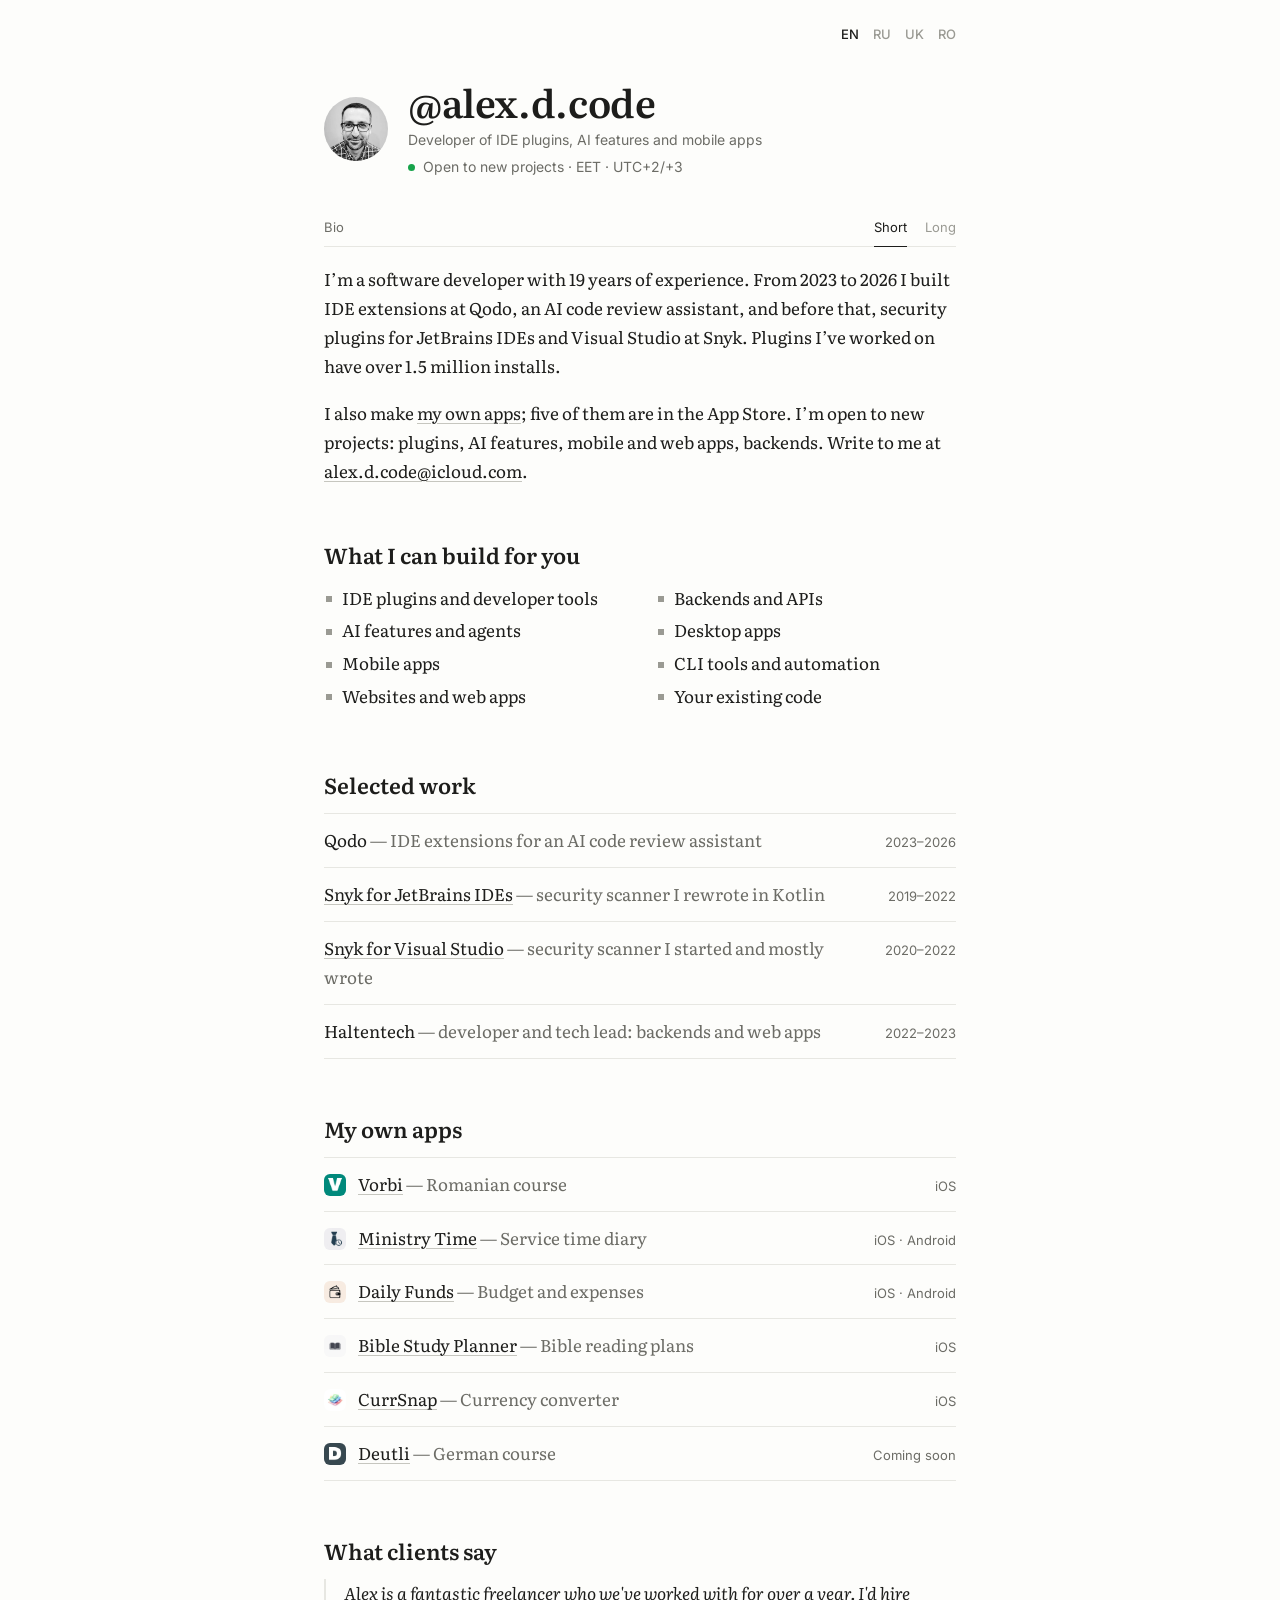
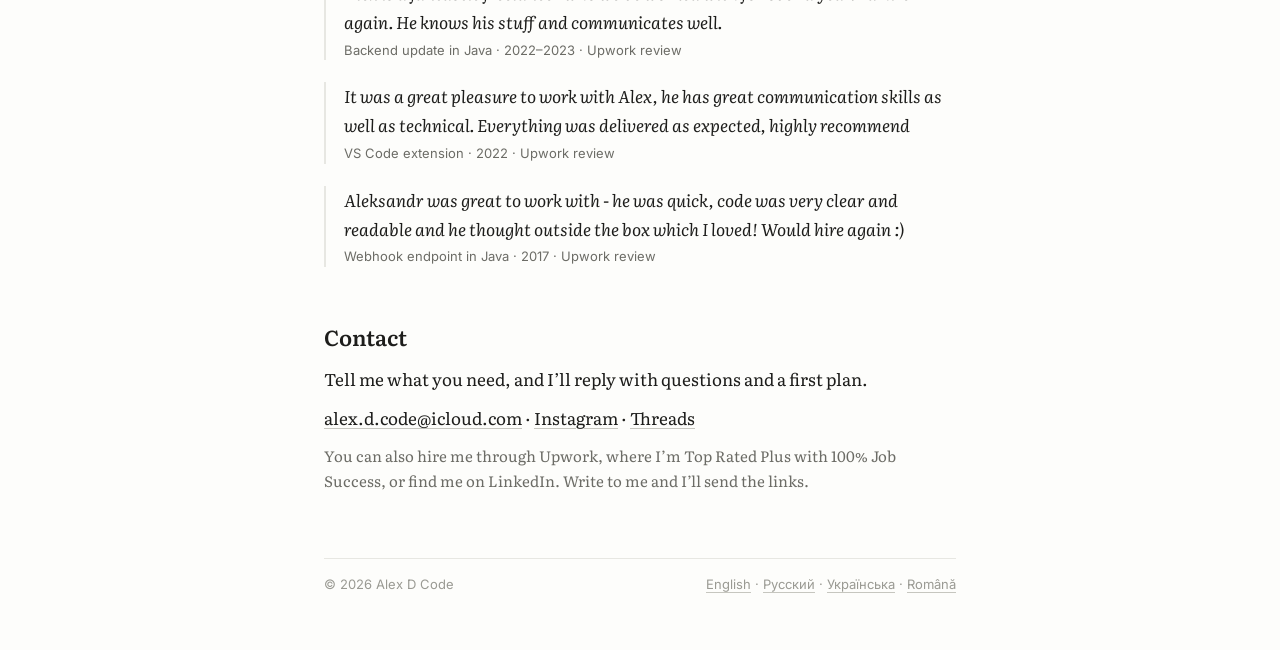
<file: index.html>
<!DOCTYPE html>
<html lang="en">
<head>
<meta charset="UTF-8">
<meta name="viewport" content="width=device-width, initial-scale=1">
<title>Alex D Code — software engineer for hire: apps, plugins, AI</title>
<meta name="description" content="Software engineer with 19 years of experience: IDE plugins, AI features, mobile and web apps, backends, desktop apps and CLI tools. Open to new projects.">
<link rel="canonical" href="https://alex-d-code.github.io/">
<link rel="alternate" hreflang="en" href="https://alex-d-code.github.io/">
<link rel="alternate" hreflang="ru" href="https://alex-d-code.github.io/ru/">
<link rel="alternate" hreflang="uk" href="https://alex-d-code.github.io/uk/">
<link rel="alternate" hreflang="ro" href="https://alex-d-code.github.io/ro/">
<link rel="alternate" hreflang="x-default" href="https://alex-d-code.github.io/">
<meta name="theme-color" content="#fdfdfb" media="(prefers-color-scheme: light)">
<meta name="theme-color" content="#111213" media="(prefers-color-scheme: dark)">
<meta property="og:type" content="profile">
<meta property="og:site_name" content="Alex D Code">
<meta property="og:title" content="Alex D Code — software engineer for hire: apps, plugins, AI">
<meta property="og:description" content="Software engineer with 19 years of experience: IDE plugins, AI features, mobile and web apps, backends, desktop apps and CLI tools. Open to new projects.">
<meta property="og:url" content="https://alex-d-code.github.io/">
<meta property="og:image" content="https://alex-d-code.github.io/assets/img/og-en.png">
<meta property="og:image:width" content="1200">
<meta property="og:image:height" content="630">
<meta property="og:locale" content="en_US">
<meta property="og:locale:alternate" content="ru_RU">
<meta property="og:locale:alternate" content="uk_UA">
<meta property="og:locale:alternate" content="ro_RO">
<meta name="twitter:card" content="summary_large_image">
<link rel="icon" href="favicon.svg" type="image/svg+xml">
<link rel="icon" href="favicon.png" type="image/png" sizes="64x64">
<link rel="apple-touch-icon" href="assets/img/apple-touch-icon.png">
<link rel="preconnect" href="https://fonts.googleapis.com">
<link rel="preconnect" href="https://fonts.gstatic.com" crossorigin>
<link href="https://fonts.googleapis.com/css2?family=Inter:wght@400;500&family=Literata:ital,opsz,wght@0,7..72,400;0,7..72,600;1,7..72,400&display=swap" rel="stylesheet">
<link rel="stylesheet" href="assets/css/style.css?v=8c35bed4">
<script>(function(){var L=['ru','uk','ro'],s;try{s=localStorage.getItem('adc-lang')}catch(e){}
if(s){if(L.indexOf(s)>=0)location.replace(s+'/');return}
var l=navigator.languages&&navigator.languages.length?navigator.languages:[navigator.language||''];
for(var i=0;i<l.length;i++){var c=String(l[i]).toLowerCase().slice(0,2);
if(c==='en')return;if(L.indexOf(c)>=0){location.replace(c+'/');return}}})();</script>
<script type="application/ld+json">{"@context":"https://schema.org","@type":"WebSite","@id":"https://alex-d-code.github.io/#website","url":"https://alex-d-code.github.io/","name":"Alex D Code","inLanguage":["en","ru","uk","ro"]}</script>
<script type="application/ld+json">{"@context":"https://schema.org","@type":"ProfilePage","url":"https://alex-d-code.github.io/","name":"Alex D Code — software engineer for hire: apps, plugins, AI","description":"Software engineer with 19 years of experience: IDE plugins, AI features, mobile and web apps, backends, desktop apps and CLI tools. Open to new projects.","inLanguage":"en","dateModified":"2026-10-28","isPartOf":{"@id":"https://alex-d-code.github.io/#website"},"mainEntity":{"@type":"Person","@id":"https://alex-d-code.github.io/#person","name":"Alex D Code","givenName":"Alex","alternateName":"alex.d.code","jobTitle":"Software developer","url":"https://alex-d-code.github.io/","email":"mailto:alex.d.code@icloud.com","sameAs":["https://www.instagram.com/alex.d.code/","https://www.threads.com/@alex.d.code"],"knowsLanguage":["en","uk","ru"],"knowsAbout":["IDE plugins","JetBrains IntelliJ Platform","VS Code extensions","Flutter","Kotlin","Java","TypeScript","Spring Boot","Model Context Protocol","LLM integrations"],"image":"https://alex-d-code.github.io/assets/img/photo.webp"}}</script>
<script type="application/ld+json">{"@context":"https://schema.org","@type":"ItemList","name":"My own apps","itemListElement":[{"@type":"ListItem","position":1,"item":{"@type":"MobileApplication","name":"Vorbi","url":"https://aldanchenko.github.io/vorbi-site/","description":"Romanian course","operatingSystem":"iOS","image":"https://alex-d-code.github.io/assets/img/apps/vorbi.webp","installUrl":"https://apps.apple.com/app/id6777660039","author":{"@id":"https://alex-d-code.github.io/#person"},"offers":{"@type":"Offer","price":"0","priceCurrency":"USD"}}},{"@type":"ListItem","position":2,"item":{"@type":"MobileApplication","name":"Ministry Time","url":"https://aldanchenko.github.io/ministry-journal-site/","description":"Service time diary","operatingSystem":"iOS, Android","image":"https://alex-d-code.github.io/assets/img/apps/ministry-time.webp","installUrl":"https://apps.apple.com/app/id6751296180","author":{"@id":"https://alex-d-code.github.io/#person"},"offers":{"@type":"Offer","price":"0","priceCurrency":"USD"}}},{"@type":"ListItem","position":3,"item":{"@type":"MobileApplication","name":"Daily Funds","url":"https://aldanchenko.github.io/daily-funds-app/","description":"Budget and expenses","operatingSystem":"iOS, Android","image":"https://alex-d-code.github.io/assets/img/apps/daily-funds.webp","installUrl":"https://apps.apple.com/app/id6755143656","author":{"@id":"https://alex-d-code.github.io/#person"},"offers":{"@type":"Offer","price":"0","priceCurrency":"USD"}}},{"@type":"ListItem","position":4,"item":{"@type":"MobileApplication","name":"Bible Study Planner","url":"https://aldanchenko.github.io/bible_study_planner-site/","description":"Bible reading plans","operatingSystem":"iOS","image":"https://alex-d-code.github.io/assets/img/apps/bible-study-planner.webp","installUrl":"https://apps.apple.com/app/id6755185622","author":{"@id":"https://alex-d-code.github.io/#person"},"offers":{"@type":"Offer","price":"0","priceCurrency":"USD"}}},{"@type":"ListItem","position":5,"item":{"@type":"MobileApplication","name":"CurrSnap","url":"https://aldanchenko.github.io/currsnap-app/","description":"Currency converter","operatingSystem":"iOS","image":"https://alex-d-code.github.io/assets/img/apps/currsnap.webp","installUrl":"https://apps.apple.com/app/id6760613440","author":{"@id":"https://alex-d-code.github.io/#person"},"offers":{"@type":"Offer","price":"0","priceCurrency":"USD"}}}]}</script>
</head>
<body>
<div class="page">

<nav class="top" aria-label="Language"><a href="" hreflang="en" lang="en" data-lang="en" title="English" aria-current="page">EN</a><a href="ru/" hreflang="ru" lang="ru" data-lang="ru" title="Русский">RU</a><a href="uk/" hreflang="uk" lang="uk" data-lang="uk" title="Українська">UK</a><a href="ro/" hreflang="ro" lang="ro" data-lang="ro" title="Română">RO</a></nav>

<main>
<header class="me">
  <img src="assets/img/photo.webp" width="64" height="64" alt="">
  <div>
    <h1>@alex.d.code</h1>
    <p>Developer of IDE plugins, AI features and mobile apps</p>
    <p class="status">Open to new projects · <span class="nowrap">EET · UTC+2/+3</span></p>
  </div>
</header>
<section class="bio">
  <div class="bio__head">
    <h2>Bio</h2>
    <div class="tabs" role="tablist">
      <button type="button" role="tab" id="tab-short" aria-controls="bio-short" aria-selected="true">Short</button>
      <button type="button" role="tab" id="tab-long" aria-controls="bio-long" aria-selected="false" tabindex="-1">Long</button>
    </div>
  </div>
  <div id="bio-short" role="tabpanel" aria-labelledby="tab-short">
    <p>I’m a software developer with 19 years of experience. From 2023 to 2026 I built IDE extensions at Qodo, an AI code review assistant, and before that, security plugins for JetBrains IDEs and Visual Studio at Snyk. Plugins I’ve worked on have over 1.5 million installs.</p>
    <p>I also make <a href="#apps">my own apps</a>; five of them are in the App Store. I’m open to new projects: plugins, AI features, mobile and web apps, backends. Write to me at <a href="mailto:alex.d.code@icloud.com">alex.d.code@icloud.com</a>.</p>
  </div>
  <div id="bio-long" role="tabpanel" aria-labelledby="tab-long" hidden>
    <p>I’ve written software for clients since 2007 and have worked remotely since 2012. Most of my career is Java and Kotlin, with TypeScript, C#, Dart and some Python added along the way: I learn what the project needs. I picked up C# and the Visual Studio SDK to build Snyk’s Visual Studio extension, and Flutter to ship five apps of my own in a little over a year.</p>
    <p>From 2023 to 2026 I worked on the IDE extensions of Qodo, an AI code review assistant. I was one of the main developers of its JetBrains plugin (650K+ downloads) and also worked on the VS Code extension (900K+ installs), the Visual Studio 2022 extension and the shared chat UI in React.</p>
    <p>At Snyk (2019–2022) I rewrote the security plugin for JetBrains IDEs from scratch in Kotlin (830K+ downloads) and started the Visual Studio extension, writing about 70% of its code. Both are open source. At Haltentech (2022–2023) I was a developer and tech lead: backends and web apps for the company’s clients in Spring Boot and Kotlin on AWS, with Vue.js front ends.</p>
    <p>Since 2016 I’ve also worked through Upwork, where I’m Top Rated Plus with 100% Job Success: a medical records web app, IntelliJ and PyCharm plugins, Spring Boot services, Vaadin web apps, Java desktop apps. Since 2023 I’ve worked on AI tools for developers, and I use AI in my own work every day.</p>
    <p>How I work: I ask questions early and suggest options with their trade-offs instead of guessing. You get small, regular results you can try, with notes on what changed, and the code comes with tests and clear pull requests. My time zone is EET (UTC+2/+3), so my working day overlaps with the rest of Europe and the US morning. I speak English, Ukrainian and Russian.</p>
    <p>If you have a project in mind, write to me at <a href="mailto:alex.d.code@icloud.com">alex.d.code@icloud.com</a>.</p>
  </div>
</section>
<section id="services">
  <h2>What I can build for you</h2>
  <ul class="cols">
    <li>IDE plugins and developer tools</li>
    <li>AI features and agents</li>
    <li>Mobile apps</li>
    <li>Websites and web apps</li>
    <li>Backends and APIs</li>
    <li>Desktop apps</li>
    <li>CLI tools and automation</li>
    <li>Your existing code</li>
  </ul>
</section>
<section id="work">
  <h2>Selected work</h2>
  <ul class="rows">
    <li><span class="row__main">Qodo <span class="row__desc">— IDE extensions for an AI code review assistant</span></span><span class="row__meta">2023–2026</span></li>
    <li><span class="row__main"><a href="https://plugins.jetbrains.com/plugin/10972-snyk-security" rel="noopener">Snyk for JetBrains IDEs</a> <span class="row__desc">— security scanner I rewrote in Kotlin</span></span><span class="row__meta">2019–2022</span></li>
    <li><span class="row__main"><a href="https://github.com/snyk/snyk-visual-studio-plugin" rel="noopener">Snyk for Visual Studio</a> <span class="row__desc">— security scanner I started and mostly wrote</span></span><span class="row__meta">2020–2022</span></li>
    <li><span class="row__main">Haltentech <span class="row__desc">— developer and tech lead: backends and web apps</span></span><span class="row__meta">2022–2023</span></li>
  </ul>
</section>
<section id="apps">
  <h2>My own apps</h2>
  <ul class="rows">
    <li><img src="assets/img/apps/vorbi.webp" width="22" height="22" alt=""><span class="row__main"><a href="https://aldanchenko.github.io/vorbi-site/">Vorbi</a> <span class="row__desc">— Romanian course</span></span><span class="row__meta">iOS</span></li>
    <li><img src="assets/img/apps/ministry-time.webp" width="22" height="22" alt=""><span class="row__main"><a href="https://aldanchenko.github.io/ministry-journal-site/">Ministry Time</a> <span class="row__desc">— Service time diary</span></span><span class="row__meta">iOS · Android</span></li>
    <li><img src="assets/img/apps/daily-funds.webp" width="22" height="22" alt=""><span class="row__main"><a href="https://aldanchenko.github.io/daily-funds-app/">Daily Funds</a> <span class="row__desc">— Budget and expenses</span></span><span class="row__meta">iOS · Android</span></li>
    <li><img src="assets/img/apps/bible-study-planner.webp" width="22" height="22" alt=""><span class="row__main"><a href="https://aldanchenko.github.io/bible_study_planner-site/">Bible Study Planner</a> <span class="row__desc">— Bible reading plans</span></span><span class="row__meta">iOS</span></li>
    <li><img src="assets/img/apps/currsnap.webp" width="22" height="22" alt=""><span class="row__main"><a href="https://aldanchenko.github.io/currsnap-app/">CurrSnap</a> <span class="row__desc">— Currency converter</span></span><span class="row__meta">iOS</span></li>
    <li><img src="assets/img/apps/deutli.webp" width="22" height="22" alt=""><span class="row__main"><a href="https://aldanchenko.github.io/deutli-site/">Deutli</a> <span class="row__desc">— German course</span></span><span class="row__meta">Coming soon</span></li>
  </ul>
</section>
<section id="reviews">
  <h2>What clients say</h2>
  <figure class="quote">
    <blockquote lang="en">Alex is a fantastic freelancer who we've worked with for over a year. I'd hire again. He knows his stuff and communicates well.</blockquote>
    <figcaption>Backend update in Java · 2022–2023 · Upwork review</figcaption>
  </figure>
  <figure class="quote">
    <blockquote lang="en">It was a great pleasure to work with Alex, he has great communication skills as well as technical. Everything was delivered as expected, highly recommend</blockquote>
    <figcaption>VS Code extension · 2022 · Upwork review</figcaption>
  </figure>
  <figure class="quote">
    <blockquote lang="en">Aleksandr was great to work with - he was quick, code was very clear and readable and he thought outside the box which I loved! Would hire again :)</blockquote>
    <figcaption>Webhook endpoint in Java · 2017 · Upwork review</figcaption>
  </figure>
</section>
<section class="contact" id="contact">
  <h2>Contact</h2>
  <p>Tell me what you need, and I’ll reply with questions and a first plan.</p>
  <p><a href="mailto:alex.d.code@icloud.com">alex.d.code@icloud.com</a> · <a href="https://www.instagram.com/alex.d.code/" rel="me noopener">Instagram</a> · <a href="https://www.threads.com/@alex.d.code" rel="me noopener">Threads</a></p>
  <p class="note">You can also hire me through Upwork, where I’m Top Rated Plus with 100% Job Success, or find me on LinkedIn. Write to me and I’ll send the links.</p>
</section>
</main>

<footer class="foot">
  <span>&copy; 2026 Alex D Code</span>
  <span><a href="" hreflang="en" lang="en" data-lang="en">English</a> · <a href="ru/" hreflang="ru" lang="ru" data-lang="ru">Русский</a> · <a href="uk/" hreflang="uk" lang="uk" data-lang="uk">Українська</a> · <a href="ro/" hreflang="ro" lang="ro" data-lang="ro">Română</a></span>
</footer>

</div>
<script>document.querySelectorAll('[data-lang]').forEach(function(a){a.addEventListener('click',function(){try{localStorage.setItem('adc-lang',a.dataset.lang)}catch(e){}})});</script>
<script>(function(){var b=document.querySelectorAll('.tabs [role=tab]');if(!b.length)return;
function show(t,keep){b.forEach(function(x){var on=x===t;x.setAttribute('aria-selected',on);x.tabIndex=on?0:-1;
document.getElementById(x.getAttribute('aria-controls')).hidden=!on});
if(!keep)history.replaceState(null,'',t.id==='tab-long'?'#long':location.pathname+location.search)}
b.forEach(function(t){t.addEventListener('click',function(){show(t)})});
if(location.hash==='#long')show(document.getElementById('tab-long'),true)})();</script>
</body>
</html>
</file>
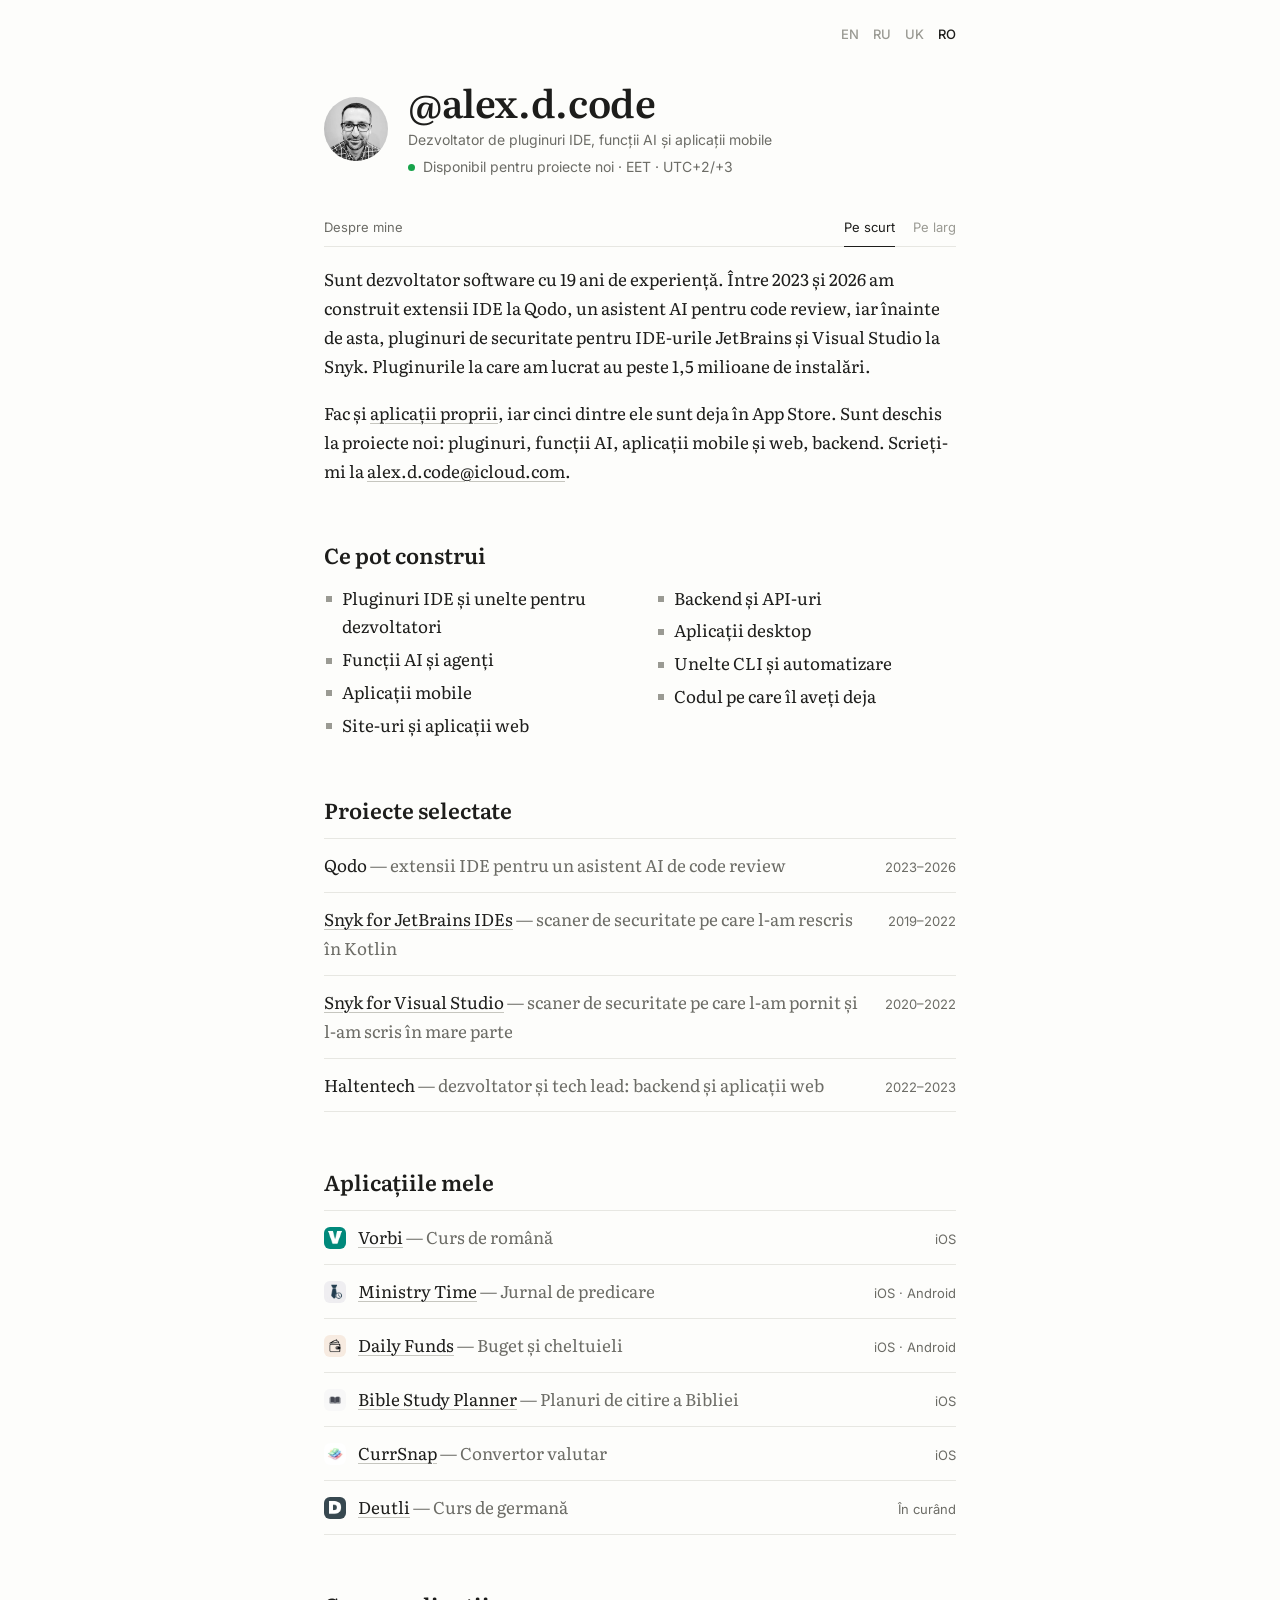
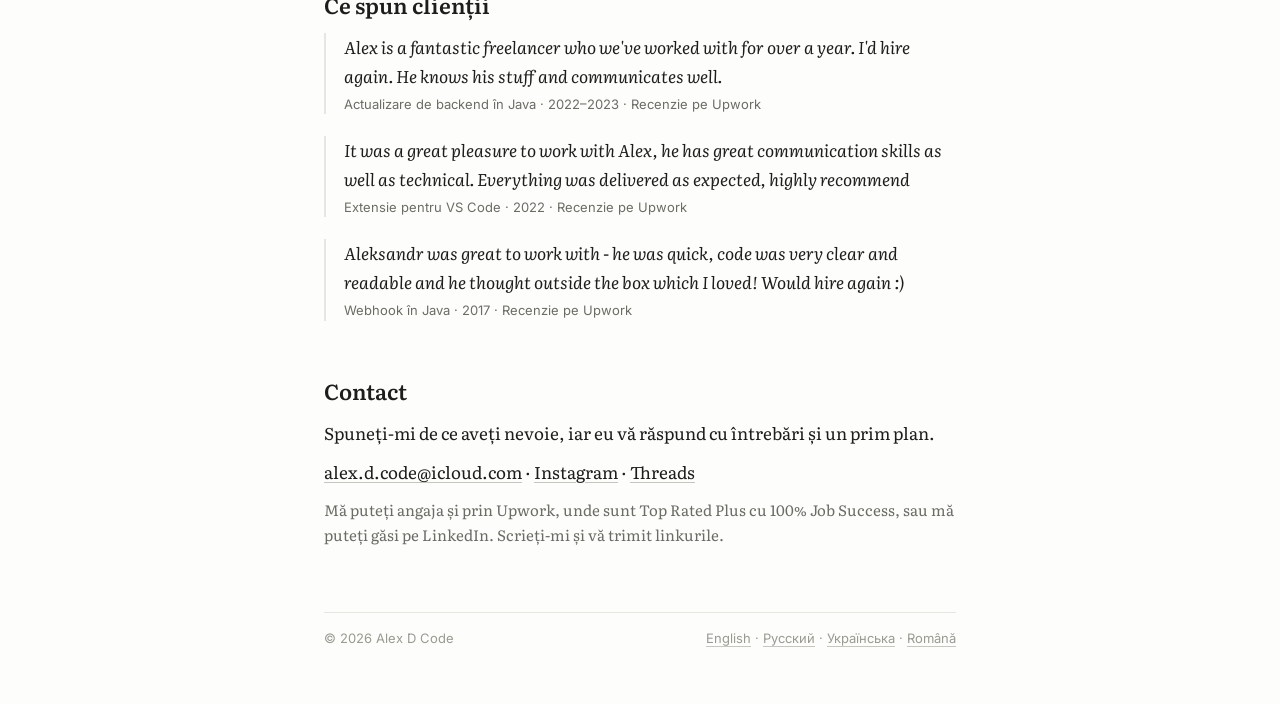
<file: ro/index.html>
<!DOCTYPE html>
<html lang="ro">
<head>
<meta charset="UTF-8">
<meta name="viewport" content="width=device-width, initial-scale=1">
<title>Alex D Code — dezvoltator software: aplicații, pluginuri, AI</title>
<meta name="description" content="Dezvoltator software cu 19 ani de experiență: pluginuri IDE, funcții AI, aplicații mobile și web, backend, desktop și unelte CLI. Deschis la proiecte noi.">
<link rel="canonical" href="https://alex-d-code.github.io/ro/">
<link rel="alternate" hreflang="en" href="https://alex-d-code.github.io/">
<link rel="alternate" hreflang="ru" href="https://alex-d-code.github.io/ru/">
<link rel="alternate" hreflang="uk" href="https://alex-d-code.github.io/uk/">
<link rel="alternate" hreflang="ro" href="https://alex-d-code.github.io/ro/">
<link rel="alternate" hreflang="x-default" href="https://alex-d-code.github.io/">
<meta name="theme-color" content="#fdfdfb" media="(prefers-color-scheme: light)">
<meta name="theme-color" content="#111213" media="(prefers-color-scheme: dark)">
<meta property="og:type" content="profile">
<meta property="og:site_name" content="Alex D Code">
<meta property="og:title" content="Alex D Code — dezvoltator software: aplicații, pluginuri, AI">
<meta property="og:description" content="Dezvoltator software cu 19 ani de experiență: pluginuri IDE, funcții AI, aplicații mobile și web, backend, desktop și unelte CLI. Deschis la proiecte noi.">
<meta property="og:url" content="https://alex-d-code.github.io/ro/">
<meta property="og:image" content="https://alex-d-code.github.io/assets/img/og-ro.png">
<meta property="og:image:width" content="1200">
<meta property="og:image:height" content="630">
<meta property="og:locale" content="ro_RO">
<meta property="og:locale:alternate" content="en_US">
<meta property="og:locale:alternate" content="ru_RU">
<meta property="og:locale:alternate" content="uk_UA">
<meta name="twitter:card" content="summary_large_image">
<link rel="icon" href="../favicon.svg" type="image/svg+xml">
<link rel="icon" href="../favicon.png" type="image/png" sizes="64x64">
<link rel="apple-touch-icon" href="../assets/img/apple-touch-icon.png">
<link rel="preconnect" href="https://fonts.googleapis.com">
<link rel="preconnect" href="https://fonts.gstatic.com" crossorigin>
<link href="https://fonts.googleapis.com/css2?family=Inter:wght@400;500&family=Literata:ital,opsz,wght@0,7..72,400;0,7..72,600;1,7..72,400&display=swap" rel="stylesheet">
<link rel="stylesheet" href="../assets/css/style.css?v=8c35bed4">

<script type="application/ld+json">{"@context":"https://schema.org","@type":"WebSite","@id":"https://alex-d-code.github.io/#website","url":"https://alex-d-code.github.io/","name":"Alex D Code","inLanguage":["en","ru","uk","ro"]}</script>
<script type="application/ld+json">{"@context":"https://schema.org","@type":"ProfilePage","url":"https://alex-d-code.github.io/ro/","name":"Alex D Code — dezvoltator software: aplicații, pluginuri, AI","description":"Dezvoltator software cu 19 ani de experiență: pluginuri IDE, funcții AI, aplicații mobile și web, backend, desktop și unelte CLI. Deschis la proiecte noi.","inLanguage":"ro","dateModified":"2026-10-28","isPartOf":{"@id":"https://alex-d-code.github.io/#website"},"mainEntity":{"@type":"Person","@id":"https://alex-d-code.github.io/#person","name":"Alex D Code","givenName":"Alex","alternateName":"alex.d.code","jobTitle":"Dezvoltator software","url":"https://alex-d-code.github.io/","email":"mailto:alex.d.code@icloud.com","sameAs":["https://www.instagram.com/alex.d.code/","https://www.threads.com/@alex.d.code"],"knowsLanguage":["en","uk","ru"],"knowsAbout":["IDE plugins","JetBrains IntelliJ Platform","VS Code extensions","Flutter","Kotlin","Java","TypeScript","Spring Boot","Model Context Protocol","LLM integrations"],"image":"https://alex-d-code.github.io/assets/img/photo.webp"}}</script>
<script type="application/ld+json">{"@context":"https://schema.org","@type":"ItemList","name":"Aplicațiile mele","itemListElement":[{"@type":"ListItem","position":1,"item":{"@type":"MobileApplication","name":"Vorbi","url":"https://aldanchenko.github.io/vorbi-site/","description":"Curs de română","operatingSystem":"iOS","image":"https://alex-d-code.github.io/assets/img/apps/vorbi.webp","installUrl":"https://apps.apple.com/app/id6777660039","author":{"@id":"https://alex-d-code.github.io/#person"},"offers":{"@type":"Offer","price":"0","priceCurrency":"USD"}}},{"@type":"ListItem","position":2,"item":{"@type":"MobileApplication","name":"Ministry Time","url":"https://aldanchenko.github.io/ministry-journal-site/","description":"Jurnal de predicare","operatingSystem":"iOS, Android","image":"https://alex-d-code.github.io/assets/img/apps/ministry-time.webp","installUrl":"https://apps.apple.com/app/id6751296180","author":{"@id":"https://alex-d-code.github.io/#person"},"offers":{"@type":"Offer","price":"0","priceCurrency":"USD"}}},{"@type":"ListItem","position":3,"item":{"@type":"MobileApplication","name":"Daily Funds","url":"https://aldanchenko.github.io/daily-funds-app/","description":"Buget și cheltuieli","operatingSystem":"iOS, Android","image":"https://alex-d-code.github.io/assets/img/apps/daily-funds.webp","installUrl":"https://apps.apple.com/app/id6755143656","author":{"@id":"https://alex-d-code.github.io/#person"},"offers":{"@type":"Offer","price":"0","priceCurrency":"USD"}}},{"@type":"ListItem","position":4,"item":{"@type":"MobileApplication","name":"Bible Study Planner","url":"https://aldanchenko.github.io/bible_study_planner-site/","description":"Planuri de citire a Bibliei","operatingSystem":"iOS","image":"https://alex-d-code.github.io/assets/img/apps/bible-study-planner.webp","installUrl":"https://apps.apple.com/app/id6755185622","author":{"@id":"https://alex-d-code.github.io/#person"},"offers":{"@type":"Offer","price":"0","priceCurrency":"USD"}}},{"@type":"ListItem","position":5,"item":{"@type":"MobileApplication","name":"CurrSnap","url":"https://aldanchenko.github.io/currsnap-app/","description":"Convertor valutar","operatingSystem":"iOS","image":"https://alex-d-code.github.io/assets/img/apps/currsnap.webp","installUrl":"https://apps.apple.com/app/id6760613440","author":{"@id":"https://alex-d-code.github.io/#person"},"offers":{"@type":"Offer","price":"0","priceCurrency":"USD"}}}]}</script>
</head>
<body>
<div class="page">

<nav class="top" aria-label="Limbă"><a href="../" hreflang="en" lang="en" data-lang="en" title="English">EN</a><a href="../ru/" hreflang="ru" lang="ru" data-lang="ru" title="Русский">RU</a><a href="../uk/" hreflang="uk" lang="uk" data-lang="uk" title="Українська">UK</a><a href="../ro/" hreflang="ro" lang="ro" data-lang="ro" title="Română" aria-current="page">RO</a></nav>

<main>
<header class="me">
  <img src="../assets/img/photo.webp" width="64" height="64" alt="">
  <div>
    <h1>@alex.d.code</h1>
    <p>Dezvoltator de pluginuri IDE, funcții AI și aplicații mobile</p>
    <p class="status">Disponibil pentru proiecte noi · <span class="nowrap">EET · UTC+2/+3</span></p>
  </div>
</header>
<section class="bio">
  <div class="bio__head">
    <h2>Despre mine</h2>
    <div class="tabs" role="tablist">
      <button type="button" role="tab" id="tab-short" aria-controls="bio-short" aria-selected="true">Pe scurt</button>
      <button type="button" role="tab" id="tab-long" aria-controls="bio-long" aria-selected="false" tabindex="-1">Pe larg</button>
    </div>
  </div>
  <div id="bio-short" role="tabpanel" aria-labelledby="tab-short">
    <p>Sunt dezvoltator software cu 19 ani de experiență. Între 2023 și 2026 am construit extensii IDE la Qodo, un asistent AI pentru code review, iar înainte de asta, pluginuri de securitate pentru IDE-urile JetBrains și Visual Studio la Snyk. Pluginurile la care am lucrat au peste 1,5 milioane de instalări.</p>
    <p>Fac și <a href="#apps">aplicații proprii</a>, iar cinci dintre ele sunt deja în App Store. Sunt deschis la proiecte noi: pluginuri, funcții AI, aplicații mobile și web, backend. Scrieți-mi la <a href="mailto:alex.d.code@icloud.com">alex.d.code@icloud.com</a>.</p>
  </div>
  <div id="bio-long" role="tabpanel" aria-labelledby="tab-long" hidden>
    <p>Scriu software pentru clienți din 2007 și lucrez la distanță din 2012. Cea mai mare parte a carierei mele înseamnă Java și Kotlin, la care s-au adăugat TypeScript, C#, Dart și puțin Python: învăț ce îi trebuie proiectului. Am învățat C# și Visual Studio SDK ca să construiesc extensia Snyk pentru Visual Studio, iar Flutter — ca să lansez cinci aplicații proprii în puțin peste un an.</p>
    <p>Între 2023 și 2026 am lucrat la extensiile IDE ale Qodo, un asistent AI pentru code review. Am fost unul dintre principalii dezvoltatori ai pluginului pentru JetBrains (650K+ descărcări) și am lucrat la extensia pentru VS Code (900K+ instalări), la extensia pentru Visual Studio 2022 și la interfața de chat comună în React.</p>
    <p>La Snyk (2019–2022) am rescris de la zero în Kotlin pluginul de securitate pentru IDE-urile JetBrains (830K+ descărcări) și am pornit extensia pentru Visual Studio, scriind aproximativ 70% din cod. Ambele sunt open source. La Haltentech (2022–2023) am fost dezvoltator și tech lead: backend și aplicații web pentru clienții companiei, în Spring Boot și Kotlin pe AWS, cu front-end în Vue.js.</p>
    <p>Din 2016 lucrez și prin Upwork, unde sunt Top Rated Plus cu 100% Job Success: o aplicație web pentru fișele pacienților, pluginuri pentru IntelliJ și PyCharm, servicii Spring Boot, aplicații web Vaadin, aplicații desktop Java. Din 2023 lucrez la unelte AI pentru dezvoltatori și folosesc AI în fiecare zi.</p>
    <p>Cum lucrez: pun întrebări de la început și propun variante cu avantajele și dezavantajele lor, în loc să ghicesc. Primiți rezultate mici și regulate pe care le puteți încerca, cu note despre ce s-a schimbat, iar codul vine cu teste și pull requesturi clare. Fusul meu orar este EET (UTC+2/+3), așa că ziua mea de lucru se suprapune cu restul Europei și cu dimineața în SUA. Vorbesc engleză, ucraineană și rusă.</p>
    <p>Dacă aveți un proiect în minte, scrieți-mi la <a href="mailto:alex.d.code@icloud.com">alex.d.code@icloud.com</a>.</p>
  </div>
</section>
<section id="services">
  <h2>Ce pot construi</h2>
  <ul class="cols">
    <li>Pluginuri IDE și unelte pentru dezvoltatori</li>
    <li>Funcții AI și agenți</li>
    <li>Aplicații mobile</li>
    <li>Site-uri și aplicații web</li>
    <li>Backend și API-uri</li>
    <li>Aplicații desktop</li>
    <li>Unelte CLI și automatizare</li>
    <li>Codul pe care îl aveți deja</li>
  </ul>
</section>
<section id="work">
  <h2>Proiecte selectate</h2>
  <ul class="rows">
    <li><span class="row__main">Qodo <span class="row__desc">— extensii IDE pentru un asistent AI de code review</span></span><span class="row__meta">2023–2026</span></li>
    <li><span class="row__main"><a href="https://plugins.jetbrains.com/plugin/10972-snyk-security" rel="noopener">Snyk for JetBrains IDEs</a> <span class="row__desc">— scaner de securitate pe care l-am rescris în Kotlin</span></span><span class="row__meta">2019–2022</span></li>
    <li><span class="row__main"><a href="https://github.com/snyk/snyk-visual-studio-plugin" rel="noopener">Snyk for Visual Studio</a> <span class="row__desc">— scaner de securitate pe care l-am pornit și l-am scris în mare parte</span></span><span class="row__meta">2020–2022</span></li>
    <li><span class="row__main">Haltentech <span class="row__desc">— dezvoltator și tech lead: backend și aplicații web</span></span><span class="row__meta">2022–2023</span></li>
  </ul>
</section>
<section id="apps">
  <h2>Aplicațiile mele</h2>
  <ul class="rows">
    <li><img src="../assets/img/apps/vorbi.webp" width="22" height="22" alt=""><span class="row__main"><a href="https://aldanchenko.github.io/vorbi-site/">Vorbi</a> <span class="row__desc">— Curs de română</span></span><span class="row__meta">iOS</span></li>
    <li><img src="../assets/img/apps/ministry-time.webp" width="22" height="22" alt=""><span class="row__main"><a href="https://aldanchenko.github.io/ministry-journal-site/">Ministry Time</a> <span class="row__desc">— Jurnal de predicare</span></span><span class="row__meta">iOS · Android</span></li>
    <li><img src="../assets/img/apps/daily-funds.webp" width="22" height="22" alt=""><span class="row__main"><a href="https://aldanchenko.github.io/daily-funds-app/">Daily Funds</a> <span class="row__desc">— Buget și cheltuieli</span></span><span class="row__meta">iOS · Android</span></li>
    <li><img src="../assets/img/apps/bible-study-planner.webp" width="22" height="22" alt=""><span class="row__main"><a href="https://aldanchenko.github.io/bible_study_planner-site/">Bible Study Planner</a> <span class="row__desc">— Planuri de citire a Bibliei</span></span><span class="row__meta">iOS</span></li>
    <li><img src="../assets/img/apps/currsnap.webp" width="22" height="22" alt=""><span class="row__main"><a href="https://aldanchenko.github.io/currsnap-app/">CurrSnap</a> <span class="row__desc">— Convertor valutar</span></span><span class="row__meta">iOS</span></li>
    <li><img src="../assets/img/apps/deutli.webp" width="22" height="22" alt=""><span class="row__main"><a href="https://aldanchenko.github.io/deutli-site/">Deutli</a> <span class="row__desc">— Curs de germană</span></span><span class="row__meta">În curând</span></li>
  </ul>
</section>
<section id="reviews">
  <h2>Ce spun clienții</h2>
  <figure class="quote">
    <blockquote lang="en">Alex is a fantastic freelancer who we've worked with for over a year. I'd hire again. He knows his stuff and communicates well.</blockquote>
    <figcaption>Actualizare de backend în Java · 2022–2023 · Recenzie pe Upwork</figcaption>
  </figure>
  <figure class="quote">
    <blockquote lang="en">It was a great pleasure to work with Alex, he has great communication skills as well as technical. Everything was delivered as expected, highly recommend</blockquote>
    <figcaption>Extensie pentru VS Code · 2022 · Recenzie pe Upwork</figcaption>
  </figure>
  <figure class="quote">
    <blockquote lang="en">Aleksandr was great to work with - he was quick, code was very clear and readable and he thought outside the box which I loved! Would hire again :)</blockquote>
    <figcaption>Webhook în Java · 2017 · Recenzie pe Upwork</figcaption>
  </figure>
</section>
<section class="contact" id="contact">
  <h2>Contact</h2>
  <p>Spuneți-mi de ce aveți nevoie, iar eu vă răspund cu întrebări și un prim plan.</p>
  <p><a href="mailto:alex.d.code@icloud.com">alex.d.code@icloud.com</a> · <a href="https://www.instagram.com/alex.d.code/" rel="me noopener">Instagram</a> · <a href="https://www.threads.com/@alex.d.code" rel="me noopener">Threads</a></p>
  <p class="note">Mă puteți angaja și prin Upwork, unde sunt Top Rated Plus cu 100% Job Success, sau mă puteți găsi pe LinkedIn. Scrieți-mi și vă trimit linkurile.</p>
</section>
</main>

<footer class="foot">
  <span>&copy; 2026 Alex D Code</span>
  <span><a href="../" hreflang="en" lang="en" data-lang="en">English</a> · <a href="../ru/" hreflang="ru" lang="ru" data-lang="ru">Русский</a> · <a href="../uk/" hreflang="uk" lang="uk" data-lang="uk">Українська</a> · <a href="../ro/" hreflang="ro" lang="ro" data-lang="ro">Română</a></span>
</footer>

</div>
<script>document.querySelectorAll('[data-lang]').forEach(function(a){a.addEventListener('click',function(){try{localStorage.setItem('adc-lang',a.dataset.lang)}catch(e){}})});</script>
<script>(function(){var b=document.querySelectorAll('.tabs [role=tab]');if(!b.length)return;
function show(t,keep){b.forEach(function(x){var on=x===t;x.setAttribute('aria-selected',on);x.tabIndex=on?0:-1;
document.getElementById(x.getAttribute('aria-controls')).hidden=!on});
if(!keep)history.replaceState(null,'',t.id==='tab-long'?'#long':location.pathname+location.search)}
b.forEach(function(t){t.addEventListener('click',function(){show(t)})});
if(location.hash==='#long')show(document.getElementById('tab-long'),true)})();</script>
</body>
</html>
</file>
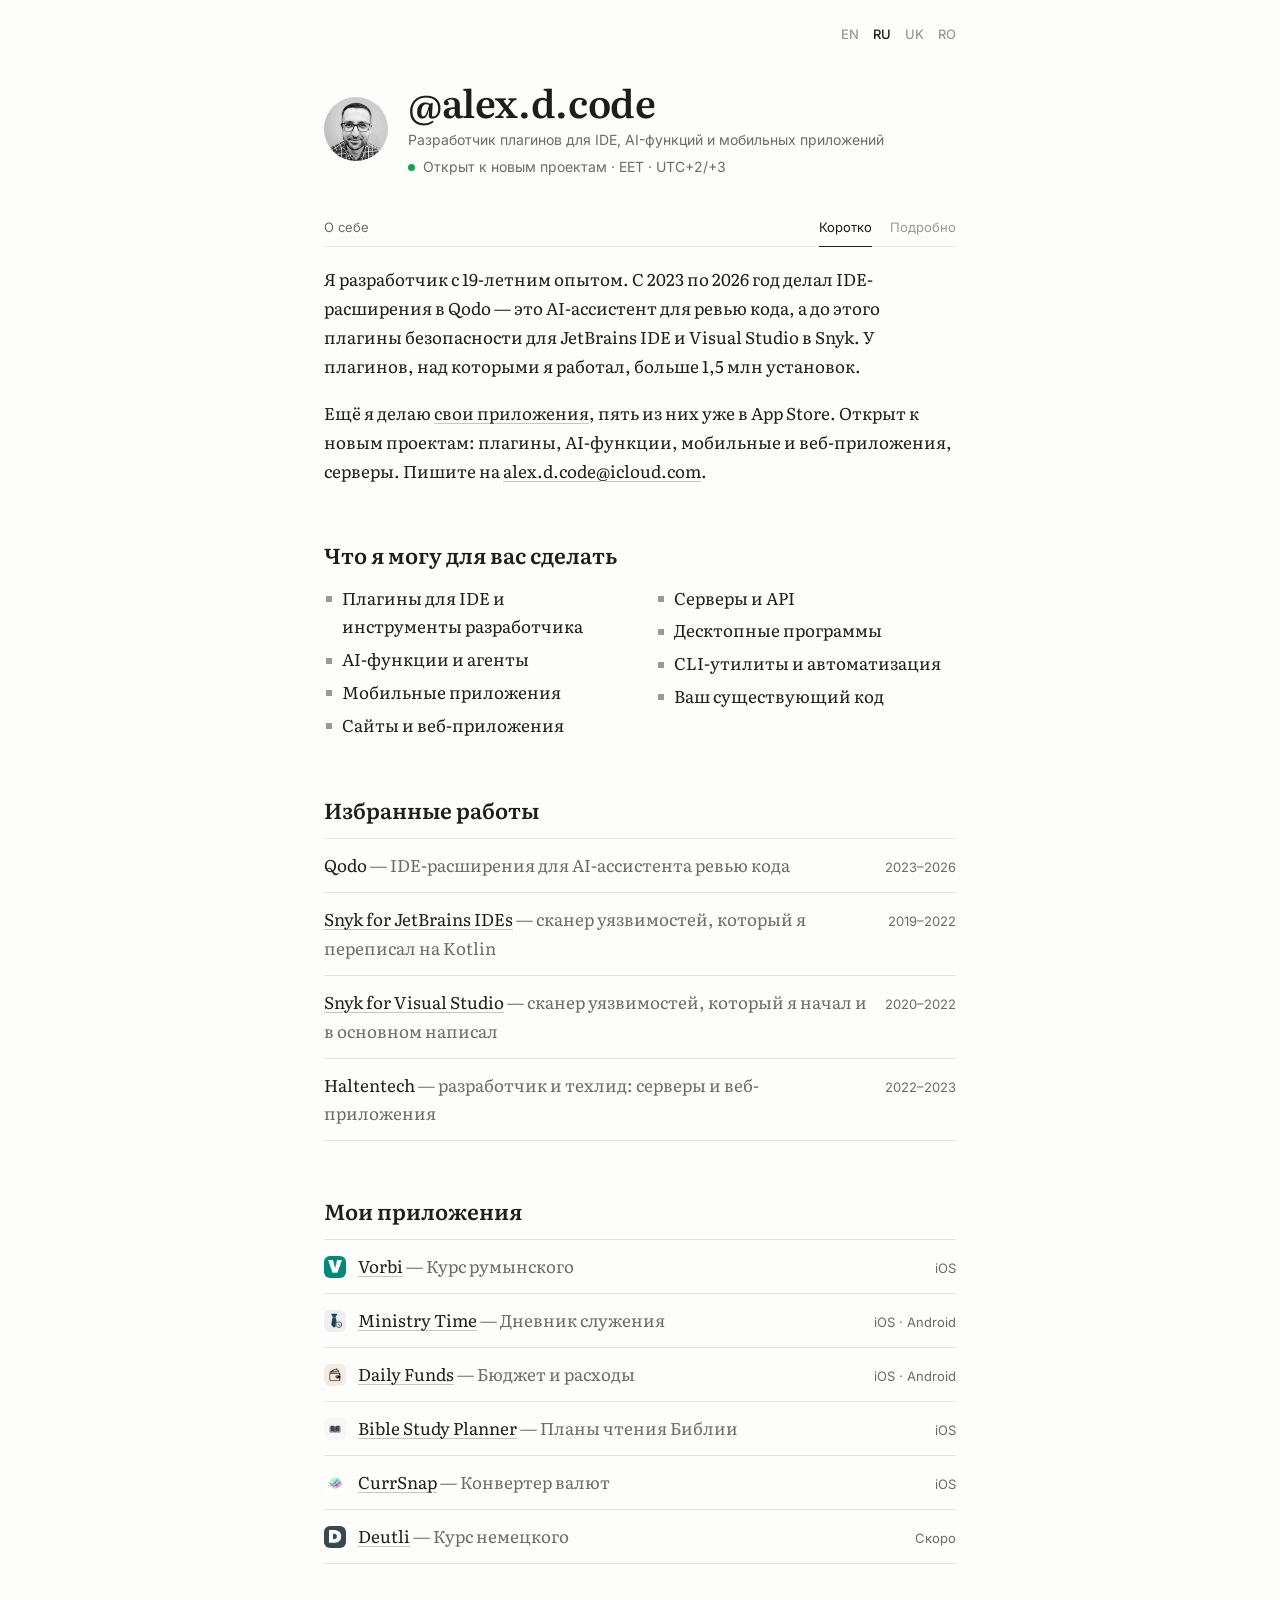
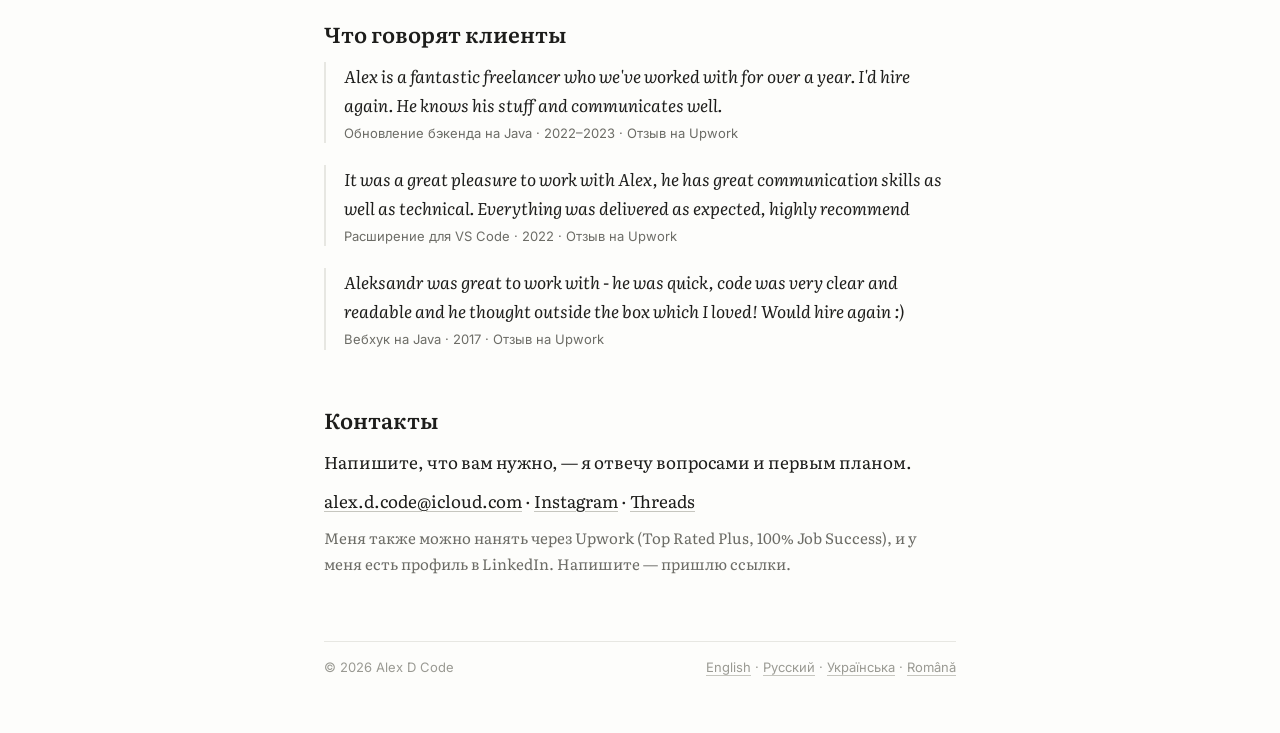
<file: ru/index.html>
<!DOCTYPE html>
<html lang="ru">
<head>
<meta charset="UTF-8">
<meta name="viewport" content="width=device-width, initial-scale=1">
<title>Alex D Code — разработчик ПО: приложения, плагины, AI</title>
<meta name="description" content="Разработчик с опытом 19 лет: плагины для IDE, AI-функции, мобильные и веб-приложения, серверы, десктопные программы и CLI-утилиты. Открыт к новым проектам.">
<link rel="canonical" href="https://alex-d-code.github.io/ru/">
<link rel="alternate" hreflang="en" href="https://alex-d-code.github.io/">
<link rel="alternate" hreflang="ru" href="https://alex-d-code.github.io/ru/">
<link rel="alternate" hreflang="uk" href="https://alex-d-code.github.io/uk/">
<link rel="alternate" hreflang="ro" href="https://alex-d-code.github.io/ro/">
<link rel="alternate" hreflang="x-default" href="https://alex-d-code.github.io/">
<meta name="theme-color" content="#fdfdfb" media="(prefers-color-scheme: light)">
<meta name="theme-color" content="#111213" media="(prefers-color-scheme: dark)">
<meta property="og:type" content="profile">
<meta property="og:site_name" content="Alex D Code">
<meta property="og:title" content="Alex D Code — разработчик ПО: приложения, плагины, AI">
<meta property="og:description" content="Разработчик с опытом 19 лет: плагины для IDE, AI-функции, мобильные и веб-приложения, серверы, десктопные программы и CLI-утилиты. Открыт к новым проектам.">
<meta property="og:url" content="https://alex-d-code.github.io/ru/">
<meta property="og:image" content="https://alex-d-code.github.io/assets/img/og-ru.png">
<meta property="og:image:width" content="1200">
<meta property="og:image:height" content="630">
<meta property="og:locale" content="ru_RU">
<meta property="og:locale:alternate" content="en_US">
<meta property="og:locale:alternate" content="uk_UA">
<meta property="og:locale:alternate" content="ro_RO">
<meta name="twitter:card" content="summary_large_image">
<link rel="icon" href="../favicon.svg" type="image/svg+xml">
<link rel="icon" href="../favicon.png" type="image/png" sizes="64x64">
<link rel="apple-touch-icon" href="../assets/img/apple-touch-icon.png">
<link rel="preconnect" href="https://fonts.googleapis.com">
<link rel="preconnect" href="https://fonts.gstatic.com" crossorigin>
<link href="https://fonts.googleapis.com/css2?family=Inter:wght@400;500&family=Literata:ital,opsz,wght@0,7..72,400;0,7..72,600;1,7..72,400&display=swap" rel="stylesheet">
<link rel="stylesheet" href="../assets/css/style.css?v=8c35bed4">

<script type="application/ld+json">{"@context":"https://schema.org","@type":"WebSite","@id":"https://alex-d-code.github.io/#website","url":"https://alex-d-code.github.io/","name":"Alex D Code","inLanguage":["en","ru","uk","ro"]}</script>
<script type="application/ld+json">{"@context":"https://schema.org","@type":"ProfilePage","url":"https://alex-d-code.github.io/ru/","name":"Alex D Code — разработчик ПО: приложения, плагины, AI","description":"Разработчик с опытом 19 лет: плагины для IDE, AI-функции, мобильные и веб-приложения, серверы, десктопные программы и CLI-утилиты. Открыт к новым проектам.","inLanguage":"ru","dateModified":"2026-10-28","isPartOf":{"@id":"https://alex-d-code.github.io/#website"},"mainEntity":{"@type":"Person","@id":"https://alex-d-code.github.io/#person","name":"Alex D Code","givenName":"Александр","alternateName":"alex.d.code","jobTitle":"Разработчик ПО","url":"https://alex-d-code.github.io/","email":"mailto:alex.d.code@icloud.com","sameAs":["https://www.instagram.com/alex.d.code/","https://www.threads.com/@alex.d.code"],"knowsLanguage":["en","uk","ru"],"knowsAbout":["IDE plugins","JetBrains IntelliJ Platform","VS Code extensions","Flutter","Kotlin","Java","TypeScript","Spring Boot","Model Context Protocol","LLM integrations"],"image":"https://alex-d-code.github.io/assets/img/photo.webp"}}</script>
<script type="application/ld+json">{"@context":"https://schema.org","@type":"ItemList","name":"Мои приложения","itemListElement":[{"@type":"ListItem","position":1,"item":{"@type":"MobileApplication","name":"Vorbi","url":"https://aldanchenko.github.io/vorbi-site/","description":"Курс румынского","operatingSystem":"iOS","image":"https://alex-d-code.github.io/assets/img/apps/vorbi.webp","installUrl":"https://apps.apple.com/app/id6777660039","author":{"@id":"https://alex-d-code.github.io/#person"},"offers":{"@type":"Offer","price":"0","priceCurrency":"USD"}}},{"@type":"ListItem","position":2,"item":{"@type":"MobileApplication","name":"Ministry Time","url":"https://aldanchenko.github.io/ministry-journal-site/","description":"Дневник служения","operatingSystem":"iOS, Android","image":"https://alex-d-code.github.io/assets/img/apps/ministry-time.webp","installUrl":"https://apps.apple.com/app/id6751296180","author":{"@id":"https://alex-d-code.github.io/#person"},"offers":{"@type":"Offer","price":"0","priceCurrency":"USD"}}},{"@type":"ListItem","position":3,"item":{"@type":"MobileApplication","name":"Daily Funds","url":"https://aldanchenko.github.io/daily-funds-app/","description":"Бюджет и расходы","operatingSystem":"iOS, Android","image":"https://alex-d-code.github.io/assets/img/apps/daily-funds.webp","installUrl":"https://apps.apple.com/app/id6755143656","author":{"@id":"https://alex-d-code.github.io/#person"},"offers":{"@type":"Offer","price":"0","priceCurrency":"USD"}}},{"@type":"ListItem","position":4,"item":{"@type":"MobileApplication","name":"Bible Study Planner","url":"https://aldanchenko.github.io/bible_study_planner-site/","description":"Планы чтения Библии","operatingSystem":"iOS","image":"https://alex-d-code.github.io/assets/img/apps/bible-study-planner.webp","installUrl":"https://apps.apple.com/app/id6755185622","author":{"@id":"https://alex-d-code.github.io/#person"},"offers":{"@type":"Offer","price":"0","priceCurrency":"USD"}}},{"@type":"ListItem","position":5,"item":{"@type":"MobileApplication","name":"CurrSnap","url":"https://aldanchenko.github.io/currsnap-app/","description":"Конвертер валют","operatingSystem":"iOS","image":"https://alex-d-code.github.io/assets/img/apps/currsnap.webp","installUrl":"https://apps.apple.com/app/id6760613440","author":{"@id":"https://alex-d-code.github.io/#person"},"offers":{"@type":"Offer","price":"0","priceCurrency":"USD"}}}]}</script>
</head>
<body>
<div class="page">

<nav class="top" aria-label="Язык"><a href="../" hreflang="en" lang="en" data-lang="en" title="English">EN</a><a href="../ru/" hreflang="ru" lang="ru" data-lang="ru" title="Русский" aria-current="page">RU</a><a href="../uk/" hreflang="uk" lang="uk" data-lang="uk" title="Українська">UK</a><a href="../ro/" hreflang="ro" lang="ro" data-lang="ro" title="Română">RO</a></nav>

<main>
<header class="me">
  <img src="../assets/img/photo.webp" width="64" height="64" alt="">
  <div>
    <h1>@alex.d.code</h1>
    <p>Разработчик плагинов для IDE, AI-функций и мобильных приложений</p>
    <p class="status">Открыт к новым проектам · <span class="nowrap">EET · UTC+2/+3</span></p>
  </div>
</header>
<section class="bio">
  <div class="bio__head">
    <h2>О себе</h2>
    <div class="tabs" role="tablist">
      <button type="button" role="tab" id="tab-short" aria-controls="bio-short" aria-selected="true">Коротко</button>
      <button type="button" role="tab" id="tab-long" aria-controls="bio-long" aria-selected="false" tabindex="-1">Подробно</button>
    </div>
  </div>
  <div id="bio-short" role="tabpanel" aria-labelledby="tab-short">
    <p>Я разработчик с 19-летним опытом. С 2023 по 2026 год делал IDE-расширения в Qodo — это AI-ассистент для ревью кода, а до этого плагины безопасности для JetBrains IDE и Visual Studio в Snyk. У плагинов, над которыми я работал, больше 1,5 млн установок.</p>
    <p>Ещё я делаю <a href="#apps">свои приложения</a>, пять из них уже в App Store. Открыт к новым проектам: плагины, AI-функции, мобильные и веб-приложения, серверы. Пишите на <a href="mailto:alex.d.code@icloud.com">alex.d.code@icloud.com</a>.</p>
  </div>
  <div id="bio-long" role="tabpanel" aria-labelledby="tab-long" hidden>
    <p>Пишу программы для клиентов с 2007 года, удалённо работаю с 2012-го. Большая часть карьеры — Java и Kotlin, потом добавились TypeScript, C#, Dart и немного Python: осваиваю то, что нужно проекту. C# и Visual Studio SDK выучил, чтобы сделать расширение Snyk для Visual Studio, а Flutter — чтобы чуть больше чем за год выпустить пять своих приложений.</p>
    <p>С 2023 по 2026 год работал над IDE-расширениями Qodo, AI-ассистента для ревью кода. Был одним из основных разработчиков плагина для JetBrains (650 тыс.+ загрузок), работал над расширением для VS Code (900 тыс.+ установок), расширением для Visual Studio 2022 и общим чатом на React.</p>
    <p>В Snyk (2019–2022) переписал с нуля на Kotlin плагин безопасности для JetBrains IDE (830 тыс.+ загрузок) и начал расширение для Visual Studio — написал около 70% его кода. Оба проекта с открытым кодом. В Haltentech (2022–2023) был разработчиком и техлидом: серверы и веб-приложения для клиентов компании на Spring Boot и Kotlin в AWS, фронтенд на Vue.js.</p>
    <p>С 2016 года работаю и через Upwork, где у меня Top Rated Plus и 100% Job Success: веб-приложение для медицинских карт, плагины для IntelliJ и PyCharm, сервисы на Spring Boot, веб-приложения на Vaadin, десктопные программы на Java. С 2023 года занимаюсь AI-инструментами для разработчиков и сам каждый день работаю с AI.</p>
    <p>Как я работаю: задаю вопросы в начале и предлагаю варианты с плюсами и минусами, а не гадаю. Вы регулярно получаете небольшие результаты, которые можно попробовать, с заметками о том, что изменилось, а код — с тестами и понятными pull request. Мой часовой пояс — EET (UTC+2/+3), рабочий день пересекается с остальной Европой и утром в США. Говорю по-английски, по-украински и по-русски.</p>
    <p>Если у вас есть проект — пишите на <a href="mailto:alex.d.code@icloud.com">alex.d.code@icloud.com</a>.</p>
  </div>
</section>
<section id="services">
  <h2>Что я могу для вас сделать</h2>
  <ul class="cols">
    <li>Плагины для IDE и инструменты разработчика</li>
    <li>AI-функции и агенты</li>
    <li>Мобильные приложения</li>
    <li>Сайты и веб-приложения</li>
    <li>Серверы и API</li>
    <li>Десктопные программы</li>
    <li>CLI-утилиты и автоматизация</li>
    <li>Ваш существующий код</li>
  </ul>
</section>
<section id="work">
  <h2>Избранные работы</h2>
  <ul class="rows">
    <li><span class="row__main">Qodo <span class="row__desc">— IDE-расширения для AI-ассистента ревью кода</span></span><span class="row__meta">2023–2026</span></li>
    <li><span class="row__main"><a href="https://plugins.jetbrains.com/plugin/10972-snyk-security" rel="noopener">Snyk for JetBrains IDEs</a> <span class="row__desc">— сканер уязвимостей, который я переписал на Kotlin</span></span><span class="row__meta">2019–2022</span></li>
    <li><span class="row__main"><a href="https://github.com/snyk/snyk-visual-studio-plugin" rel="noopener">Snyk for Visual Studio</a> <span class="row__desc">— сканер уязвимостей, который я начал и в основном написал</span></span><span class="row__meta">2020–2022</span></li>
    <li><span class="row__main">Haltentech <span class="row__desc">— разработчик и техлид: серверы и веб-приложения</span></span><span class="row__meta">2022–2023</span></li>
  </ul>
</section>
<section id="apps">
  <h2>Мои приложения</h2>
  <ul class="rows">
    <li><img src="../assets/img/apps/vorbi.webp" width="22" height="22" alt=""><span class="row__main"><a href="https://aldanchenko.github.io/vorbi-site/">Vorbi</a> <span class="row__desc">— Курс румынского</span></span><span class="row__meta">iOS</span></li>
    <li><img src="../assets/img/apps/ministry-time.webp" width="22" height="22" alt=""><span class="row__main"><a href="https://aldanchenko.github.io/ministry-journal-site/">Ministry Time</a> <span class="row__desc">— Дневник служения</span></span><span class="row__meta">iOS · Android</span></li>
    <li><img src="../assets/img/apps/daily-funds.webp" width="22" height="22" alt=""><span class="row__main"><a href="https://aldanchenko.github.io/daily-funds-app/">Daily Funds</a> <span class="row__desc">— Бюджет и расходы</span></span><span class="row__meta">iOS · Android</span></li>
    <li><img src="../assets/img/apps/bible-study-planner.webp" width="22" height="22" alt=""><span class="row__main"><a href="https://aldanchenko.github.io/bible_study_planner-site/">Bible Study Planner</a> <span class="row__desc">— Планы чтения Библии</span></span><span class="row__meta">iOS</span></li>
    <li><img src="../assets/img/apps/currsnap.webp" width="22" height="22" alt=""><span class="row__main"><a href="https://aldanchenko.github.io/currsnap-app/">CurrSnap</a> <span class="row__desc">— Конвертер валют</span></span><span class="row__meta">iOS</span></li>
    <li><img src="../assets/img/apps/deutli.webp" width="22" height="22" alt=""><span class="row__main"><a href="https://aldanchenko.github.io/deutli-site/">Deutli</a> <span class="row__desc">— Курс немецкого</span></span><span class="row__meta">Скоро</span></li>
  </ul>
</section>
<section id="reviews">
  <h2>Что говорят клиенты</h2>
  <figure class="quote">
    <blockquote lang="en">Alex is a fantastic freelancer who we've worked with for over a year. I'd hire again. He knows his stuff and communicates well.</blockquote>
    <figcaption>Обновление бэкенда на Java · 2022–2023 · Отзыв на Upwork</figcaption>
  </figure>
  <figure class="quote">
    <blockquote lang="en">It was a great pleasure to work with Alex, he has great communication skills as well as technical. Everything was delivered as expected, highly recommend</blockquote>
    <figcaption>Расширение для VS Code · 2022 · Отзыв на Upwork</figcaption>
  </figure>
  <figure class="quote">
    <blockquote lang="en">Aleksandr was great to work with - he was quick, code was very clear and readable and he thought outside the box which I loved! Would hire again :)</blockquote>
    <figcaption>Вебхук на Java · 2017 · Отзыв на Upwork</figcaption>
  </figure>
</section>
<section class="contact" id="contact">
  <h2>Контакты</h2>
  <p>Напишите, что вам нужно, — я отвечу вопросами и первым планом.</p>
  <p><a href="mailto:alex.d.code@icloud.com">alex.d.code@icloud.com</a> · <a href="https://www.instagram.com/alex.d.code/" rel="me noopener">Instagram</a> · <a href="https://www.threads.com/@alex.d.code" rel="me noopener">Threads</a></p>
  <p class="note">Меня также можно нанять через Upwork (Top Rated Plus, 100% Job Success), и у меня есть профиль в LinkedIn. Напишите — пришлю ссылки.</p>
</section>
</main>

<footer class="foot">
  <span>&copy; 2026 Alex D Code</span>
  <span><a href="../" hreflang="en" lang="en" data-lang="en">English</a> · <a href="../ru/" hreflang="ru" lang="ru" data-lang="ru">Русский</a> · <a href="../uk/" hreflang="uk" lang="uk" data-lang="uk">Українська</a> · <a href="../ro/" hreflang="ro" lang="ro" data-lang="ro">Română</a></span>
</footer>

</div>
<script>document.querySelectorAll('[data-lang]').forEach(function(a){a.addEventListener('click',function(){try{localStorage.setItem('adc-lang',a.dataset.lang)}catch(e){}})});</script>
<script>(function(){var b=document.querySelectorAll('.tabs [role=tab]');if(!b.length)return;
function show(t,keep){b.forEach(function(x){var on=x===t;x.setAttribute('aria-selected',on);x.tabIndex=on?0:-1;
document.getElementById(x.getAttribute('aria-controls')).hidden=!on});
if(!keep)history.replaceState(null,'',t.id==='tab-long'?'#long':location.pathname+location.search)}
b.forEach(function(t){t.addEventListener('click',function(){show(t)})});
if(location.hash==='#long')show(document.getElementById('tab-long'),true)})();</script>
</body>
</html>
</file>
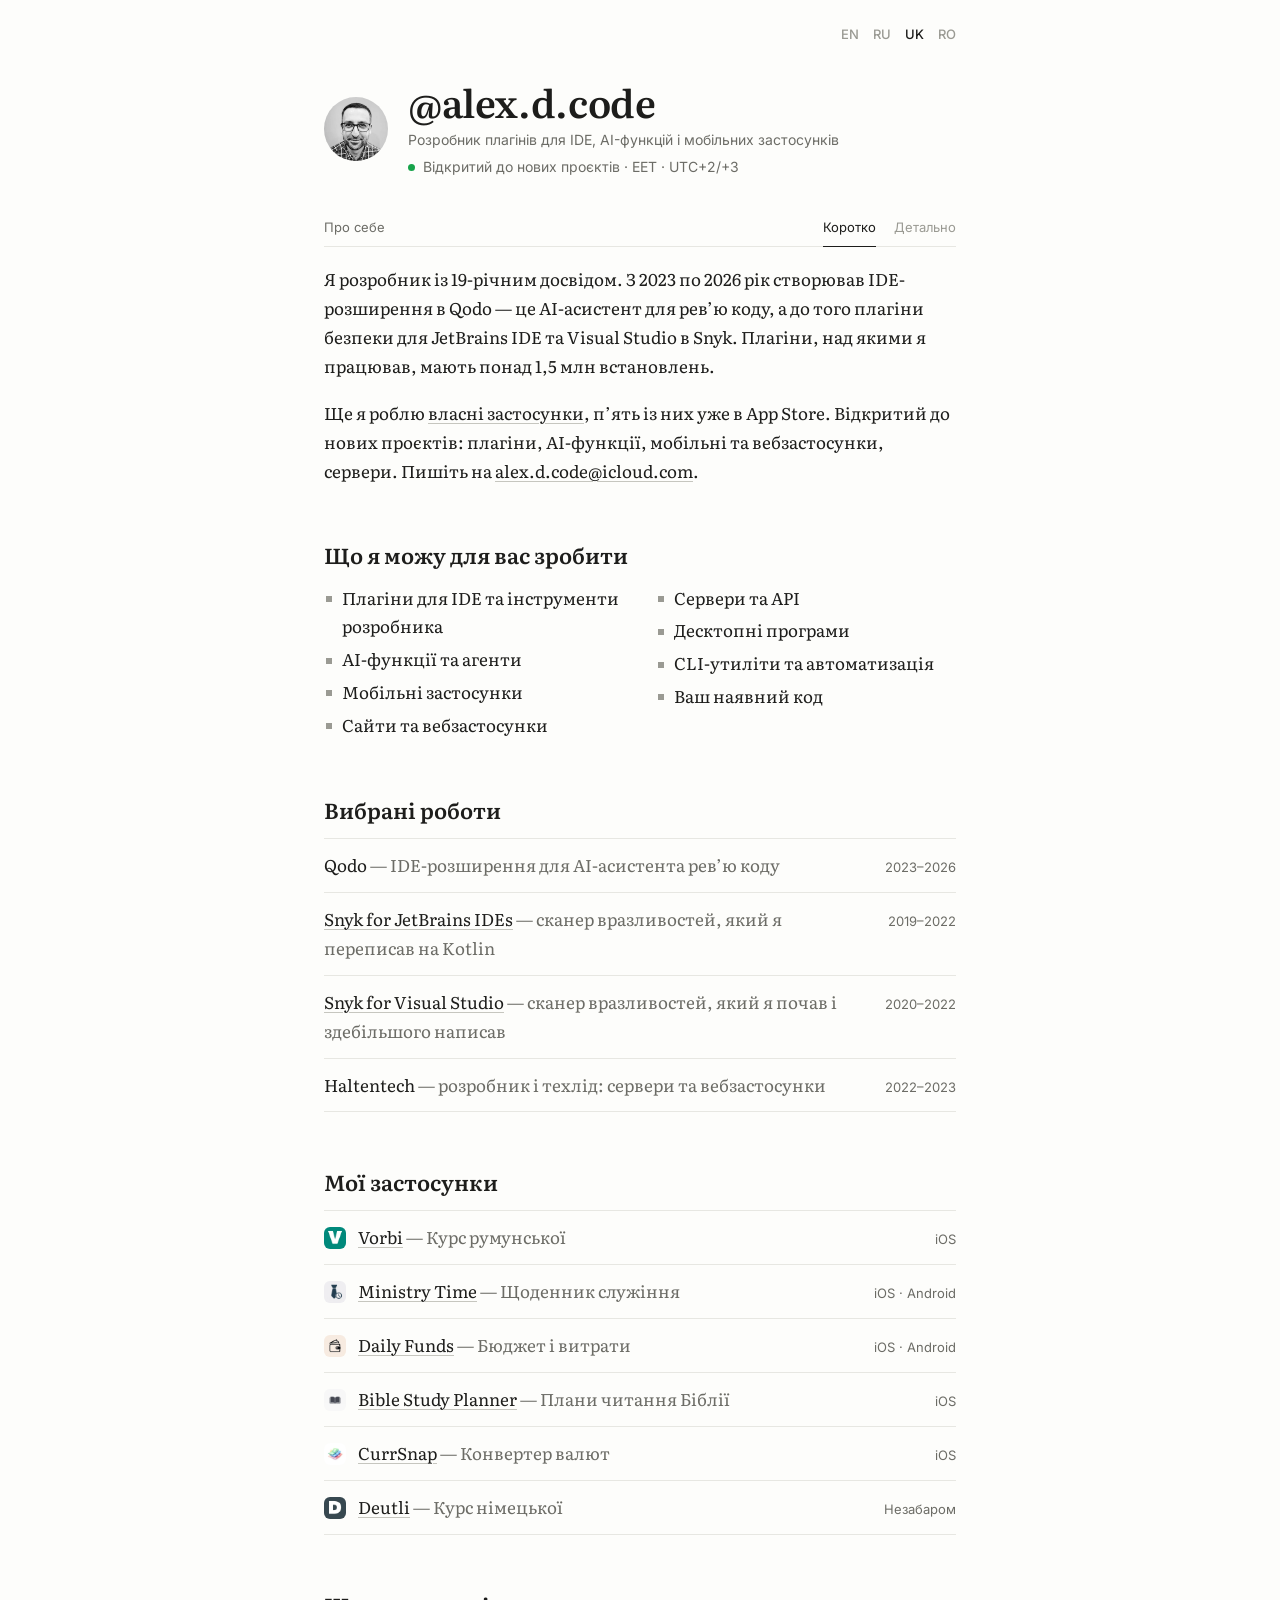
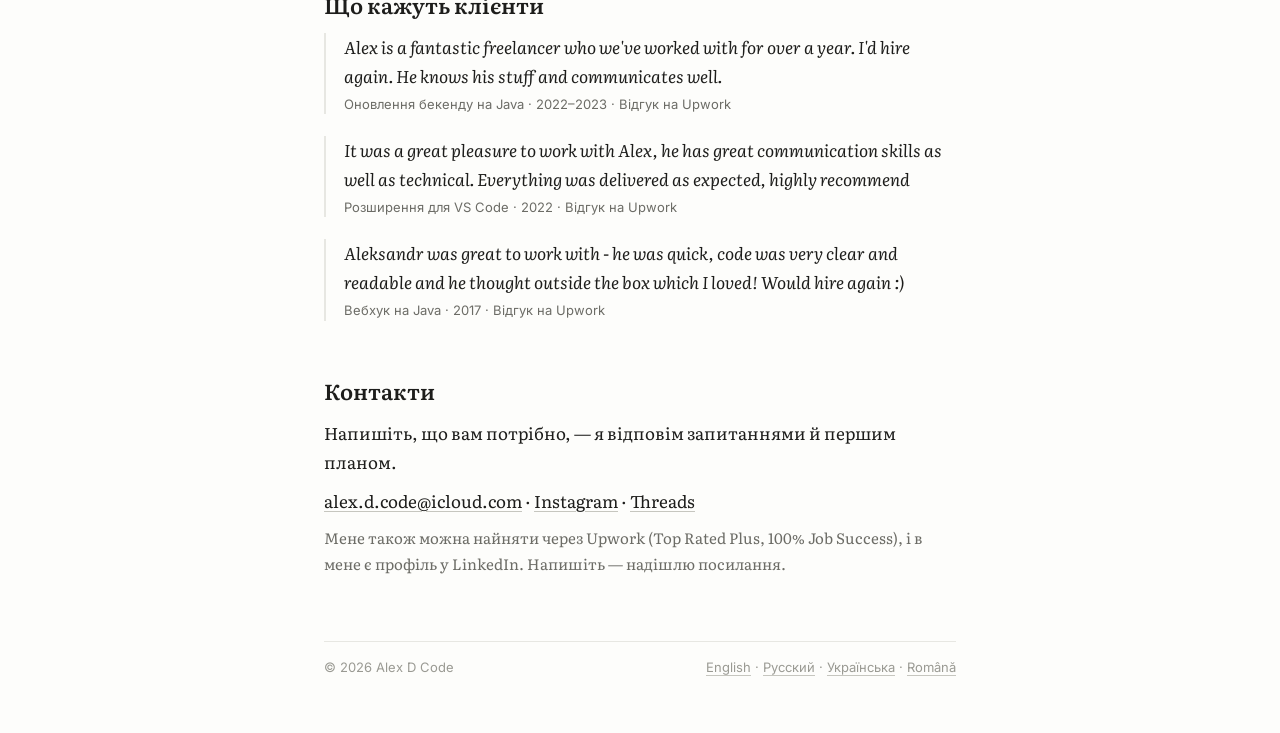
<file: uk/index.html>
<!DOCTYPE html>
<html lang="uk">
<head>
<meta charset="UTF-8">
<meta name="viewport" content="width=device-width, initial-scale=1">
<title>Alex D Code — розробник ПЗ: застосунки, плагіни, AI</title>
<meta name="description" content="Розробник з досвідом 19 років: плагіни для IDE, AI-функції, мобільні та вебзастосунки, сервери, десктопні програми й CLI-утиліти. Відкритий до нових проєктів.">
<link rel="canonical" href="https://alex-d-code.github.io/uk/">
<link rel="alternate" hreflang="en" href="https://alex-d-code.github.io/">
<link rel="alternate" hreflang="ru" href="https://alex-d-code.github.io/ru/">
<link rel="alternate" hreflang="uk" href="https://alex-d-code.github.io/uk/">
<link rel="alternate" hreflang="ro" href="https://alex-d-code.github.io/ro/">
<link rel="alternate" hreflang="x-default" href="https://alex-d-code.github.io/">
<meta name="theme-color" content="#fdfdfb" media="(prefers-color-scheme: light)">
<meta name="theme-color" content="#111213" media="(prefers-color-scheme: dark)">
<meta property="og:type" content="profile">
<meta property="og:site_name" content="Alex D Code">
<meta property="og:title" content="Alex D Code — розробник ПЗ: застосунки, плагіни, AI">
<meta property="og:description" content="Розробник з досвідом 19 років: плагіни для IDE, AI-функції, мобільні та вебзастосунки, сервери, десктопні програми й CLI-утиліти. Відкритий до нових проєктів.">
<meta property="og:url" content="https://alex-d-code.github.io/uk/">
<meta property="og:image" content="https://alex-d-code.github.io/assets/img/og-uk.png">
<meta property="og:image:width" content="1200">
<meta property="og:image:height" content="630">
<meta property="og:locale" content="uk_UA">
<meta property="og:locale:alternate" content="en_US">
<meta property="og:locale:alternate" content="ru_RU">
<meta property="og:locale:alternate" content="ro_RO">
<meta name="twitter:card" content="summary_large_image">
<link rel="icon" href="../favicon.svg" type="image/svg+xml">
<link rel="icon" href="../favicon.png" type="image/png" sizes="64x64">
<link rel="apple-touch-icon" href="../assets/img/apple-touch-icon.png">
<link rel="preconnect" href="https://fonts.googleapis.com">
<link rel="preconnect" href="https://fonts.gstatic.com" crossorigin>
<link href="https://fonts.googleapis.com/css2?family=Inter:wght@400;500&family=Literata:ital,opsz,wght@0,7..72,400;0,7..72,600;1,7..72,400&display=swap" rel="stylesheet">
<link rel="stylesheet" href="../assets/css/style.css?v=8c35bed4">

<script type="application/ld+json">{"@context":"https://schema.org","@type":"WebSite","@id":"https://alex-d-code.github.io/#website","url":"https://alex-d-code.github.io/","name":"Alex D Code","inLanguage":["en","ru","uk","ro"]}</script>
<script type="application/ld+json">{"@context":"https://schema.org","@type":"ProfilePage","url":"https://alex-d-code.github.io/uk/","name":"Alex D Code — розробник ПЗ: застосунки, плагіни, AI","description":"Розробник з досвідом 19 років: плагіни для IDE, AI-функції, мобільні та вебзастосунки, сервери, десктопні програми й CLI-утиліти. Відкритий до нових проєктів.","inLanguage":"uk","dateModified":"2026-10-28","isPartOf":{"@id":"https://alex-d-code.github.io/#website"},"mainEntity":{"@type":"Person","@id":"https://alex-d-code.github.io/#person","name":"Alex D Code","givenName":"Олександр","alternateName":"alex.d.code","jobTitle":"Розробник ПЗ","url":"https://alex-d-code.github.io/","email":"mailto:alex.d.code@icloud.com","sameAs":["https://www.instagram.com/alex.d.code/","https://www.threads.com/@alex.d.code"],"knowsLanguage":["en","uk","ru"],"knowsAbout":["IDE plugins","JetBrains IntelliJ Platform","VS Code extensions","Flutter","Kotlin","Java","TypeScript","Spring Boot","Model Context Protocol","LLM integrations"],"image":"https://alex-d-code.github.io/assets/img/photo.webp"}}</script>
<script type="application/ld+json">{"@context":"https://schema.org","@type":"ItemList","name":"Мої застосунки","itemListElement":[{"@type":"ListItem","position":1,"item":{"@type":"MobileApplication","name":"Vorbi","url":"https://aldanchenko.github.io/vorbi-site/","description":"Курс румунської","operatingSystem":"iOS","image":"https://alex-d-code.github.io/assets/img/apps/vorbi.webp","installUrl":"https://apps.apple.com/app/id6777660039","author":{"@id":"https://alex-d-code.github.io/#person"},"offers":{"@type":"Offer","price":"0","priceCurrency":"USD"}}},{"@type":"ListItem","position":2,"item":{"@type":"MobileApplication","name":"Ministry Time","url":"https://aldanchenko.github.io/ministry-journal-site/","description":"Щоденник служіння","operatingSystem":"iOS, Android","image":"https://alex-d-code.github.io/assets/img/apps/ministry-time.webp","installUrl":"https://apps.apple.com/app/id6751296180","author":{"@id":"https://alex-d-code.github.io/#person"},"offers":{"@type":"Offer","price":"0","priceCurrency":"USD"}}},{"@type":"ListItem","position":3,"item":{"@type":"MobileApplication","name":"Daily Funds","url":"https://aldanchenko.github.io/daily-funds-app/","description":"Бюджет і витрати","operatingSystem":"iOS, Android","image":"https://alex-d-code.github.io/assets/img/apps/daily-funds.webp","installUrl":"https://apps.apple.com/app/id6755143656","author":{"@id":"https://alex-d-code.github.io/#person"},"offers":{"@type":"Offer","price":"0","priceCurrency":"USD"}}},{"@type":"ListItem","position":4,"item":{"@type":"MobileApplication","name":"Bible Study Planner","url":"https://aldanchenko.github.io/bible_study_planner-site/","description":"Плани читання Біблії","operatingSystem":"iOS","image":"https://alex-d-code.github.io/assets/img/apps/bible-study-planner.webp","installUrl":"https://apps.apple.com/app/id6755185622","author":{"@id":"https://alex-d-code.github.io/#person"},"offers":{"@type":"Offer","price":"0","priceCurrency":"USD"}}},{"@type":"ListItem","position":5,"item":{"@type":"MobileApplication","name":"CurrSnap","url":"https://aldanchenko.github.io/currsnap-app/","description":"Конвертер валют","operatingSystem":"iOS","image":"https://alex-d-code.github.io/assets/img/apps/currsnap.webp","installUrl":"https://apps.apple.com/app/id6760613440","author":{"@id":"https://alex-d-code.github.io/#person"},"offers":{"@type":"Offer","price":"0","priceCurrency":"USD"}}}]}</script>
</head>
<body>
<div class="page">

<nav class="top" aria-label="Мова"><a href="../" hreflang="en" lang="en" data-lang="en" title="English">EN</a><a href="../ru/" hreflang="ru" lang="ru" data-lang="ru" title="Русский">RU</a><a href="../uk/" hreflang="uk" lang="uk" data-lang="uk" title="Українська" aria-current="page">UK</a><a href="../ro/" hreflang="ro" lang="ro" data-lang="ro" title="Română">RO</a></nav>

<main>
<header class="me">
  <img src="../assets/img/photo.webp" width="64" height="64" alt="">
  <div>
    <h1>@alex.d.code</h1>
    <p>Розробник плагінів для IDE, AI-функцій і мобільних застосунків</p>
    <p class="status">Відкритий до нових проєктів · <span class="nowrap">EET · UTC+2/+3</span></p>
  </div>
</header>
<section class="bio">
  <div class="bio__head">
    <h2>Про себе</h2>
    <div class="tabs" role="tablist">
      <button type="button" role="tab" id="tab-short" aria-controls="bio-short" aria-selected="true">Коротко</button>
      <button type="button" role="tab" id="tab-long" aria-controls="bio-long" aria-selected="false" tabindex="-1">Детально</button>
    </div>
  </div>
  <div id="bio-short" role="tabpanel" aria-labelledby="tab-short">
    <p>Я розробник із 19-річним досвідом. З 2023 по 2026 рік створював IDE-розширення в Qodo — це AI-асистент для рев’ю коду, а до того плагіни безпеки для JetBrains IDE та Visual Studio в Snyk. Плагіни, над якими я працював, мають понад 1,5 млн встановлень.</p>
    <p>Ще я роблю <a href="#apps">власні застосунки</a>, п’ять із них уже в App Store. Відкритий до нових проєктів: плагіни, AI-функції, мобільні та вебзастосунки, сервери. Пишіть на <a href="mailto:alex.d.code@icloud.com">alex.d.code@icloud.com</a>.</p>
  </div>
  <div id="bio-long" role="tabpanel" aria-labelledby="tab-long" hidden>
    <p>Пишу програми для клієнтів з 2007 року, віддалено працюю з 2012-го. Більша частина кар’єри — Java і Kotlin, згодом додалися TypeScript, C#, Dart і трохи Python: опановую те, що потрібно проєкту. C# і Visual Studio SDK вивчив, щоб зробити розширення Snyk для Visual Studio, а Flutter — щоб трохи більше ніж за рік випустити п’ять власних застосунків.</p>
    <p>З 2023 по 2026 рік працював над IDE-розширеннями Qodo, AI-асистента для рев’ю коду. Був одним з основних розробників плагіна для JetBrains (650 тис.+ завантажень), працював над розширенням для VS Code (900 тис.+ встановлень), розширенням для Visual Studio 2022 і спільним чатом на React.</p>
    <p>У Snyk (2019–2022) переписав з нуля на Kotlin плагін безпеки для JetBrains IDE (830 тис.+ завантажень) і почав розширення для Visual Studio — написав близько 70% його коду. Обидва проєкти з відкритим кодом. У Haltentech (2022–2023) був розробником і техлідом: сервери та вебзастосунки для клієнтів компанії на Spring Boot і Kotlin в AWS, фронтенд на Vue.js.</p>
    <p>З 2016 року працюю й через Upwork, де маю Top Rated Plus і 100% Job Success: вебзастосунок для медичних карток, плагіни для IntelliJ і PyCharm, сервіси на Spring Boot, вебзастосунки на Vaadin, десктопні програми на Java. З 2023 року займаюся AI-інструментами для розробників і сам щодня працюю з AI.</p>
    <p>Як я працюю: ставлю запитання на початку й пропоную варіанти з плюсами та мінусами, а не вгадую. Ви регулярно отримуєте невеликі результати, які можна спробувати, з нотатками про зміни, а код — з тестами й зрозумілими pull request. Мій часовий пояс — EET (UTC+2/+3), робочий день перетинається з рештою Європи та ранком у США. Говорю англійською, українською та російською.</p>
    <p>Якщо маєте проєкт — пишіть на <a href="mailto:alex.d.code@icloud.com">alex.d.code@icloud.com</a>.</p>
  </div>
</section>
<section id="services">
  <h2>Що я можу для вас зробити</h2>
  <ul class="cols">
    <li>Плагіни для IDE та інструменти розробника</li>
    <li>AI-функції та агенти</li>
    <li>Мобільні застосунки</li>
    <li>Сайти та вебзастосунки</li>
    <li>Сервери та API</li>
    <li>Десктопні програми</li>
    <li>CLI-утиліти та автоматизація</li>
    <li>Ваш наявний код</li>
  </ul>
</section>
<section id="work">
  <h2>Вибрані роботи</h2>
  <ul class="rows">
    <li><span class="row__main">Qodo <span class="row__desc">— IDE-розширення для AI-асистента рев’ю коду</span></span><span class="row__meta">2023–2026</span></li>
    <li><span class="row__main"><a href="https://plugins.jetbrains.com/plugin/10972-snyk-security" rel="noopener">Snyk for JetBrains IDEs</a> <span class="row__desc">— сканер вразливостей, який я переписав на Kotlin</span></span><span class="row__meta">2019–2022</span></li>
    <li><span class="row__main"><a href="https://github.com/snyk/snyk-visual-studio-plugin" rel="noopener">Snyk for Visual Studio</a> <span class="row__desc">— сканер вразливостей, який я почав і здебільшого написав</span></span><span class="row__meta">2020–2022</span></li>
    <li><span class="row__main">Haltentech <span class="row__desc">— розробник і техлід: сервери та вебзастосунки</span></span><span class="row__meta">2022–2023</span></li>
  </ul>
</section>
<section id="apps">
  <h2>Мої застосунки</h2>
  <ul class="rows">
    <li><img src="../assets/img/apps/vorbi.webp" width="22" height="22" alt=""><span class="row__main"><a href="https://aldanchenko.github.io/vorbi-site/">Vorbi</a> <span class="row__desc">— Курс румунської</span></span><span class="row__meta">iOS</span></li>
    <li><img src="../assets/img/apps/ministry-time.webp" width="22" height="22" alt=""><span class="row__main"><a href="https://aldanchenko.github.io/ministry-journal-site/">Ministry Time</a> <span class="row__desc">— Щоденник служіння</span></span><span class="row__meta">iOS · Android</span></li>
    <li><img src="../assets/img/apps/daily-funds.webp" width="22" height="22" alt=""><span class="row__main"><a href="https://aldanchenko.github.io/daily-funds-app/">Daily Funds</a> <span class="row__desc">— Бюджет і витрати</span></span><span class="row__meta">iOS · Android</span></li>
    <li><img src="../assets/img/apps/bible-study-planner.webp" width="22" height="22" alt=""><span class="row__main"><a href="https://aldanchenko.github.io/bible_study_planner-site/">Bible Study Planner</a> <span class="row__desc">— Плани читання Біблії</span></span><span class="row__meta">iOS</span></li>
    <li><img src="../assets/img/apps/currsnap.webp" width="22" height="22" alt=""><span class="row__main"><a href="https://aldanchenko.github.io/currsnap-app/">CurrSnap</a> <span class="row__desc">— Конвертер валют</span></span><span class="row__meta">iOS</span></li>
    <li><img src="../assets/img/apps/deutli.webp" width="22" height="22" alt=""><span class="row__main"><a href="https://aldanchenko.github.io/deutli-site/">Deutli</a> <span class="row__desc">— Курс німецької</span></span><span class="row__meta">Незабаром</span></li>
  </ul>
</section>
<section id="reviews">
  <h2>Що кажуть клієнти</h2>
  <figure class="quote">
    <blockquote lang="en">Alex is a fantastic freelancer who we've worked with for over a year. I'd hire again. He knows his stuff and communicates well.</blockquote>
    <figcaption>Оновлення бекенду на Java · 2022–2023 · Відгук на Upwork</figcaption>
  </figure>
  <figure class="quote">
    <blockquote lang="en">It was a great pleasure to work with Alex, he has great communication skills as well as technical. Everything was delivered as expected, highly recommend</blockquote>
    <figcaption>Розширення для VS Code · 2022 · Відгук на Upwork</figcaption>
  </figure>
  <figure class="quote">
    <blockquote lang="en">Aleksandr was great to work with - he was quick, code was very clear and readable and he thought outside the box which I loved! Would hire again :)</blockquote>
    <figcaption>Вебхук на Java · 2017 · Відгук на Upwork</figcaption>
  </figure>
</section>
<section class="contact" id="contact">
  <h2>Контакти</h2>
  <p>Напишіть, що вам потрібно, — я відповім запитаннями й першим планом.</p>
  <p><a href="mailto:alex.d.code@icloud.com">alex.d.code@icloud.com</a> · <a href="https://www.instagram.com/alex.d.code/" rel="me noopener">Instagram</a> · <a href="https://www.threads.com/@alex.d.code" rel="me noopener">Threads</a></p>
  <p class="note">Мене також можна найняти через Upwork (Top Rated Plus, 100% Job Success), і в мене є профіль у LinkedIn. Напишіть — надішлю посилання.</p>
</section>
</main>

<footer class="foot">
  <span>&copy; 2026 Alex D Code</span>
  <span><a href="../" hreflang="en" lang="en" data-lang="en">English</a> · <a href="../ru/" hreflang="ru" lang="ru" data-lang="ru">Русский</a> · <a href="../uk/" hreflang="uk" lang="uk" data-lang="uk">Українська</a> · <a href="../ro/" hreflang="ro" lang="ro" data-lang="ro">Română</a></span>
</footer>

</div>
<script>document.querySelectorAll('[data-lang]').forEach(function(a){a.addEventListener('click',function(){try{localStorage.setItem('adc-lang',a.dataset.lang)}catch(e){}})});</script>
<script>(function(){var b=document.querySelectorAll('.tabs [role=tab]');if(!b.length)return;
function show(t,keep){b.forEach(function(x){var on=x===t;x.setAttribute('aria-selected',on);x.tabIndex=on?0:-1;
document.getElementById(x.getAttribute('aria-controls')).hidden=!on});
if(!keep)history.replaceState(null,'',t.id==='tab-long'?'#long':location.pathname+location.search)}
b.forEach(function(t){t.addEventListener('click',function(){show(t)})});
if(location.hash==='#long')show(document.getElementById('tab-long'),true)})();</script>
</body>
</html>
</file>
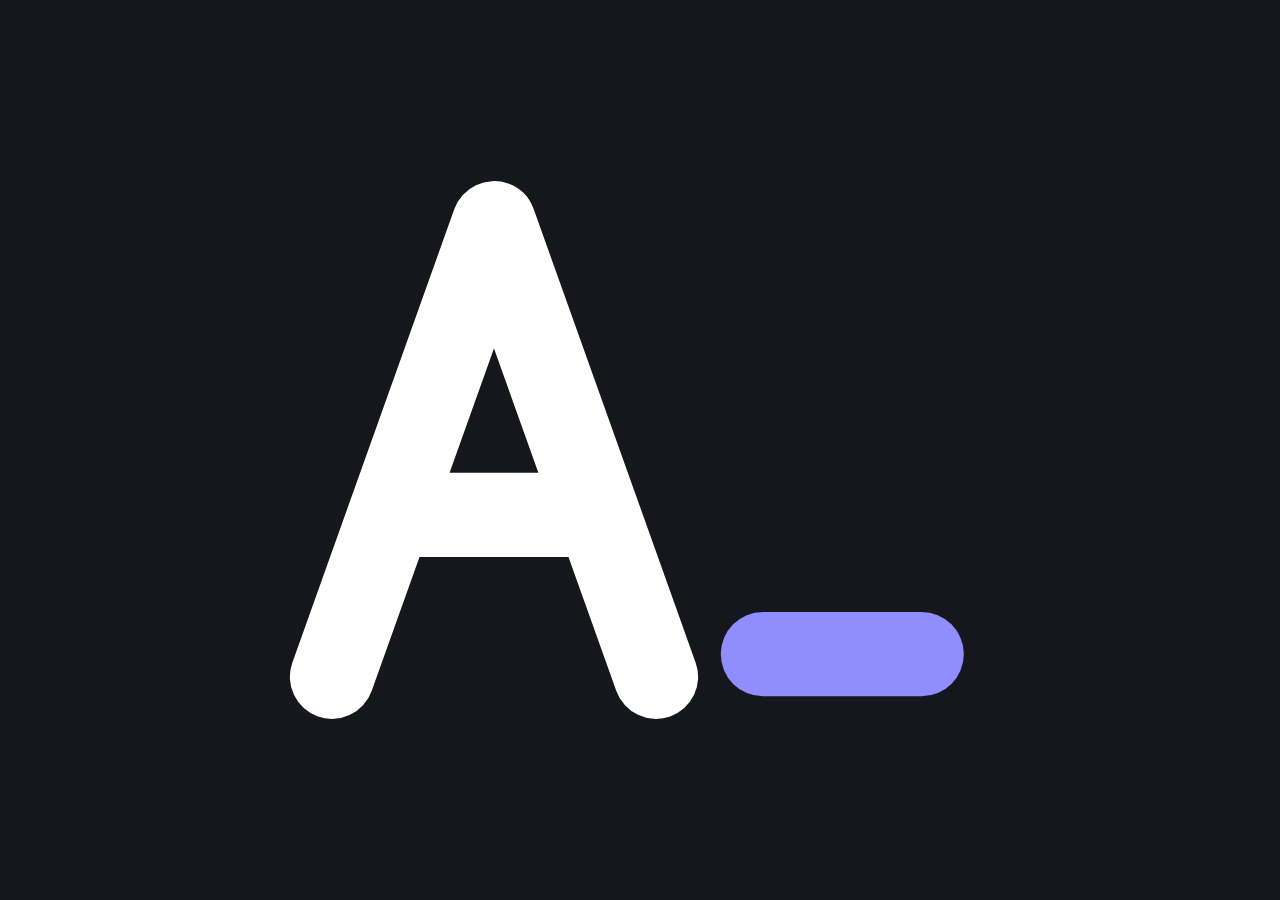
<file: _src/art.html>
<!DOCTYPE html>
<!-- Source of the generated images; render-images.sh screenshots it.
     art.html?og=en|ru|uk|ro   → 1200×630 link preview, in the style of the site
     art.html?icon=1           → square icon (apple-touch-icon, favicon.png)
     The words repeat role and status from content/home.<lang>.mjs; keep them in step. -->
<html>
<head>
<meta charset="UTF-8">
<link href="https://fonts.googleapis.com/css2?family=Inter:wght@400;500&family=Literata:opsz,wght@7..72,400;7..72,600&display=swap" rel="stylesheet">
<style>
  html, body { margin: 0; height: 100%; }
  body { background: #fdfdfb; color: #1d1d1b; overflow: hidden; -webkit-font-smoothing: antialiased; }
  .og { width: 1200px; height: 630px; box-sizing: border-box; padding: 88px 96px; position: relative; }
  .og__me { display: flex; align-items: center; gap: 36px; }
  .og__me img { width: 150px; height: 150px; border-radius: 50%; object-fit: cover; }
  .og__handle { margin: 0; font: 600 76px/1.05 Literata, Georgia, serif; letter-spacing: -1px; }
  .og__role { margin: 14px 0 0; font: 400 28px/1.35 Inter, sans-serif; color: #6c6c66; }
  .og__facts { margin: 52px 0 0; max-width: 1000px; font: 400 33px/1.5 Literata, Georgia, serif; }
  .og__foot { position: absolute; left: 96px; right: 96px; bottom: 64px; padding-top: 22px; border-top: 2px solid #e7e7e2;
              display: flex; justify-content: space-between; font: 400 24px/1 Inter, sans-serif; color: #6c6c66; }
  .og__foot .ok::before { content: ''; display: inline-block; width: 12px; height: 12px; margin: 0 12px 2px 0; border-radius: 50%; background: #16a34a; }
  .icon { width: 100vw; height: 100vh; background: #15171c; display: grid; place-items: center; }
  .icon svg { width: 72%; height: 72%; }
</style>
</head>
<body>
<script>
const q = new URLSearchParams(location.search);
const T = {
  en: {
    role: 'Developer of IDE plugins, AI features and mobile apps',
    facts: '19 years in software · 1.5M+ installs of IDE plugins I’ve worked on · 5 apps of my own in the App&nbsp;Store',
    status: 'Open to new projects',
  },
  ru: {
    role: 'Разработчик плагинов для IDE, AI-функций и мобильных приложений',
    facts: '19 лет в разработке · 1,5 млн+ установок IDE-плагинов, над которыми я работал · 5 своих приложений в App&nbsp;Store',
    status: 'Открыт к новым проектам',
  },
  uk: {
    role: 'Розробник плагінів для IDE, AI-функцій і мобільних застосунків',
    facts: '19 років у розробці · 1,5 млн+ встановлень IDE-плагінів, над якими я працював · 5 власних застосунків в App&nbsp;Store',
    status: 'Відкритий до нових проєктів',
  },
  ro: {
    role: 'Dezvoltator de pluginuri IDE, funcții AI și aplicații mobile',
    facts: '19 ani în dezvoltare software · peste 1,5 milioane de instalări ale pluginurilor IDE la care am lucrat · 5 aplicații proprii în App&nbsp;Store',
    status: 'Disponibil pentru proiecte noi',
  },
};
if (q.get('og')) {
  const t = T[q.get('og')];
  document.body.innerHTML = `<div class="og">
    <div class="og__me"><img src="../assets/img/photo.webp" alt="">
      <div><p class="og__handle">@alex.d.code</p><p class="og__role">${t.role}</p></div></div>
    <p class="og__facts">${t.facts}</p>
    <div class="og__foot"><span class="ok">${t.status}</span><span>alex-d-code.github.io</span></div>
  </div>`;
} else {
  document.body.innerHTML = `<div class="icon"><svg viewBox="4 6 24 20"><path d="M6.5 23 11.5 9l5 14M8.4 18h6.2" fill="none" stroke="#fff" stroke-width="2.6" stroke-linecap="round" stroke-linejoin="round"/><rect x="18.5" y="21" width="7.5" height="2.6" rx="1.3" fill="#8f8dff"/></svg></div>`;
}
</script>
</body>
</html>
</file>
<file: assets/css/style.css>
/* One narrow column, a book serif for the text, a small sans for labels and
   dates, hairlines instead of cards. Light and dark follow the system. */
:root {
  --bg: #fdfdfb;
  --text: #1d1d1b;
  --muted: #6c6c66;
  --faint: #9a9a93;
  --line: #e7e7e2;
  --underline: #c6c6bf;
  --code-bg: #f3f3ef;
  --ok: #16a34a;
  --serif: 'Literata', 'Iowan Old Style', Georgia, serif;
  --sans: 'Inter', system-ui, -apple-system, 'Segoe UI', Roboto, sans-serif;
  --mono: ui-monospace, 'SF Mono', Menlo, Consolas, monospace;
  color-scheme: light dark;
}
@media (prefers-color-scheme: dark) {
  :root {
    --bg: #111213;
    --text: #e8e8e4;
    --muted: #a2a29c;
    --faint: #75756f;
    --line: #29292a;
    --underline: #56564f;
    --code-bg: #1b1c1e;
    --ok: #4ade80;
  }
}

*, *::before, *::after { box-sizing: border-box; }
html { -webkit-text-size-adjust: 100%; }
body {
  margin: 0; background: var(--bg); color: var(--text);
  font: 400 17px/1.7 var(--serif); -webkit-font-smoothing: antialiased;
}
a {
  color: inherit; text-decoration: underline; text-decoration-thickness: 1px;
  text-decoration-color: var(--underline); text-underline-offset: 3px;
}
a:hover { text-decoration-color: currentColor; }
.nowrap { white-space: nowrap; }

.page { max-width: 680px; margin: 0 auto; padding: 28px 24px 56px; }

.top { display: flex; justify-content: flex-end; gap: 14px; margin: 0; font: 500 13px/1 var(--sans); }
.top a { color: var(--faint); text-decoration: none; }
.top a:hover, .top a[aria-current] { color: var(--text); }
.top--back { justify-content: flex-start; }

.me { display: flex; align-items: center; gap: 20px; margin: 40px 0 44px; }
.me img { width: 64px; height: 64px; border-radius: 50%; object-fit: cover; flex: none; }
.me h1 { margin: 0; font-size: 2.4rem; font-weight: 600; line-height: 1.1; letter-spacing: -.01em; }
.me p { margin: 6px 0 0; font: 400 14px/1.5 var(--sans); color: var(--muted); }
.me .status::before {
  content: ''; display: inline-block; width: 7px; height: 7px; margin: 0 8px 1px 0;
  border-radius: 50%; background: var(--ok);
}

h2 { margin: 56px 0 14px; font-size: 1.35rem; font-weight: 600; line-height: 1.3; }
.h2__aside { margin-left: 6px; font: 400 13px/1 var(--sans); color: var(--faint); }

.bio__head {
  display: flex; align-items: flex-end; justify-content: space-between;
  border-bottom: 1px solid var(--line); font: 400 13px/1 var(--sans); color: var(--muted);
}
.bio__head h2 { margin: 0; padding-bottom: 12px; font: inherit; }
.tabs { display: flex; gap: 18px; }
.tabs button {
  margin-bottom: -1px; padding: 0 0 12px; border: 0; border-bottom: 1px solid transparent;
  background: none; color: var(--faint); font: inherit; cursor: pointer;
}
.tabs button:hover { color: var(--text); }
.tabs button[aria-selected="true"] { color: var(--text); border-bottom-color: var(--text); }
.bio p { margin: 18px 0 0; }

.cols { margin: 0; padding: 0; list-style: none; columns: 2; column-gap: 32px; }
.cols li { position: relative; margin: 0 0 4px; padding-left: 18px; break-inside: avoid; }
.cols li::before {
  content: ''; position: absolute; left: 2px; top: .72em; width: 6px; height: 6px; background: var(--faint);
}

.rows { margin: 0; padding: 0; list-style: none; border-top: 1px solid var(--line); }
.rows li { display: flex; align-items: baseline; gap: 16px; padding: 12px 0; border-bottom: 1px solid var(--line); }
.rows img { width: 22px; height: 22px; margin: 4px -4px 0 0; border-radius: 6px; align-self: flex-start; }
.row__main { flex: 1; min-width: 0; }
.row__desc { color: var(--muted); }
.row__meta { font: 400 13px/1.7 var(--sans); color: var(--muted); white-space: nowrap; }

.quote { margin: 0 0 22px; padding-left: 18px; border-left: 2px solid var(--line); }
.quote blockquote { margin: 0; font-style: italic; }
.quote figcaption { margin-top: 4px; font: 400 13px/1.5 var(--sans); color: var(--muted); }

.contact p { margin: 0 0 10px; }
.contact .note { color: var(--muted); font-size: .94rem; }

/* Notes */
.article { margin-top: 40px; }
.article h1 { margin: 0; font-size: 2.1rem; font-weight: 600; line-height: 1.2; letter-spacing: -.01em; }
.article__date { margin: 12px 0 32px; font: 400 13px/1.5 var(--sans); color: var(--muted); }
.article h2 { margin: 40px 0 8px; font-size: 1.3rem; }
.article h3 { margin: 28px 0 4px; font-size: 1.08rem; font-weight: 600; }
.article p, .article ul, .article ol { margin: 0 0 16px; }
.article ul, .article ol { padding-left: 22px; }
.article li { margin-bottom: 4px; }
.article code { padding: 1px 5px; border-radius: 4px; background: var(--code-bg); font: .84em/1 var(--mono); }
.article pre {
  margin: 0 0 20px; padding: 14px 16px; overflow-x: auto; border: 1px solid var(--line);
  border-radius: 8px; background: var(--code-bg); font: 13.5px/1.55 var(--mono);
}
.article pre code { padding: 0; background: none; font: inherit; }
.article__end { margin-top: 40px; padding-top: 16px; border-top: 1px solid var(--line); color: var(--muted); }
.draft {
  margin: 0 0 24px; padding: 10px 14px; border: 1px dashed var(--faint); border-radius: 8px;
  font: 400 13px/1.5 var(--sans); color: var(--muted);
}

.notfound { margin-top: 40px; }
.notfound h1 { margin: 0 0 16px; font-size: 2rem; font-weight: 600; line-height: 1.25; }

.foot {
  display: flex; flex-wrap: wrap; justify-content: space-between; gap: 8px 16px;
  margin-top: 64px; padding-top: 16px; border-top: 1px solid var(--line);
  font: 400 13px/1.5 var(--sans); color: var(--faint);
}
.foot a { color: inherit; }

@media (max-width: 560px) {
  body { font-size: 16px; }
  .page { padding: 20px 16px 44px; }
  .me { gap: 16px; margin: 28px 0 36px; }
  .me h1 { font-size: 1.9rem; }
  .cols { columns: 1; }
  h2 { margin-top: 44px; }
  .article h1 { font-size: 1.75rem; }
}
</file>
